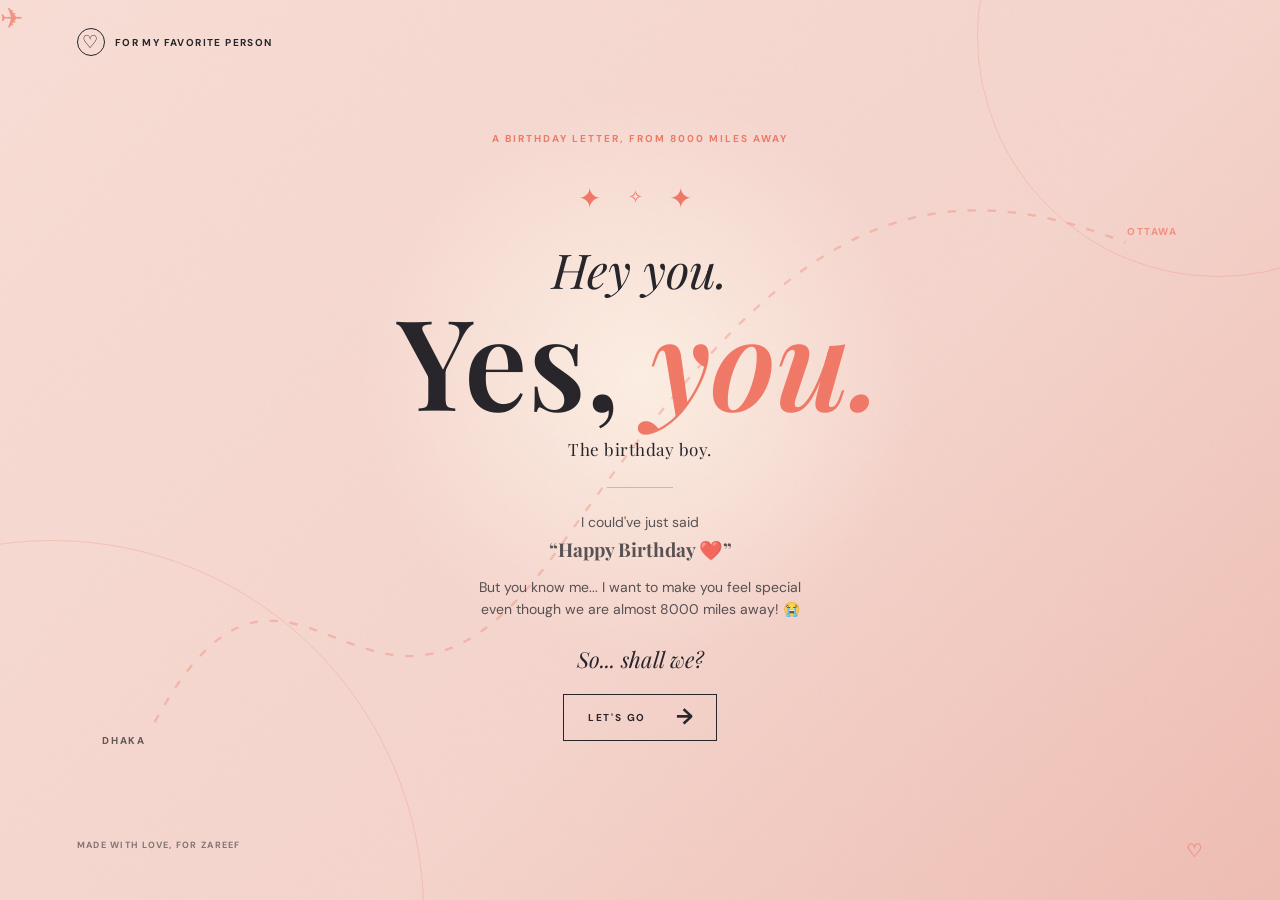
<file: index.html>
<!doctype html>
<html lang="en">
<head>
  
<!-- Google Analytics -->
<script async src="https://www.googletagmanager.com/gtag/js?id=G-W17NPR4DKF"></script>
<script>
  window.dataLayer = window.dataLayer || [];
  function gtag(){dataLayer.push(arguments);}
  gtag('js', new Date());
  gtag('config', 'G-W17NPR4DKF');
</script>

  <meta charset="UTF-8" />
  <meta name="viewport" content="width=device-width, initial-scale=1.0" />
  <meta name="theme-color" content="#fff7f1" />
  <title>For Zareef Abtahee | Make a Wish</title>
  <link rel="preconnect" href="https://fonts.googleapis.com" />
  <link rel="preconnect" href="https://fonts.gstatic.com" crossorigin />
  <link href="https://fonts.googleapis.com/css2?family=DM+Sans:wght@400;500;600;700&family=Playfair+Display:ital,wght@0,600;0,700;1,600;1,700&display=swap" rel="stylesheet" />
  <link rel="stylesheet" href="styles.css" />
</head>
<body class="welcome-page">
  <div class="page-noise" aria-hidden="true"></div>
  <main class="welcome-shell">
    <div class="full-flight-path" aria-label="A flight from Dhaka to Ottawa">
      <svg viewBox="0 0 1000 760" role="img" aria-hidden="true">
        <path class="flight-curve" d="M90 610 C210 390 270 690 430 465 S700 120 910 205" />
      </svg>
      <span class="flight-plane">✈</span>
      <span class="flight-city flight-dhaka">Dhaka</span>
      <span class="flight-city flight-ottawa">Ottawa</span>
    </div>
    <nav class="topbar" aria-label="Main navigation">
      <a class="brand" href="index.html" aria-label="Birthday surprise home"><span class="brand-mark">♡</span><span>for my favorite person</span></a>
    </nav>
    <section class="welcome-content" aria-labelledby="welcome-title">
      <p class="welcome-eyebrow">A birthday letter, from 8000 miles away</p>
      <div class="welcome-stars" aria-hidden="true">✦ <span>✧</span> ✦</div>
      <p class="welcome-greeting">Hey you.</p>
      <h1 id="welcome-title">Yes, <em>you.</em></h1>
      <p class="welcome-subtitle">The birthday boy.</p>
      <div class="welcome-rule"></div>
      <p class="welcome-copy">I could've just said<br /><strong>“Happy Birthday ❤️”</strong></p>
      <p class="welcome-copy">But you know me... I want to make you feel special<br class="desktop-break" /> even though we are almost 8000 miles away! <span aria-hidden="true">😭</span></p>
      <p class="welcome-question"><em>So... shall we?</em></p>
      <a class="lets-go" href="birthday.html">LET'S GO <span>→</span></a>
    </section>
    <p class="welcome-footer">Made with love, for Zareef <span>♡</span></p>
  </main>
</body>
</html>
</file>
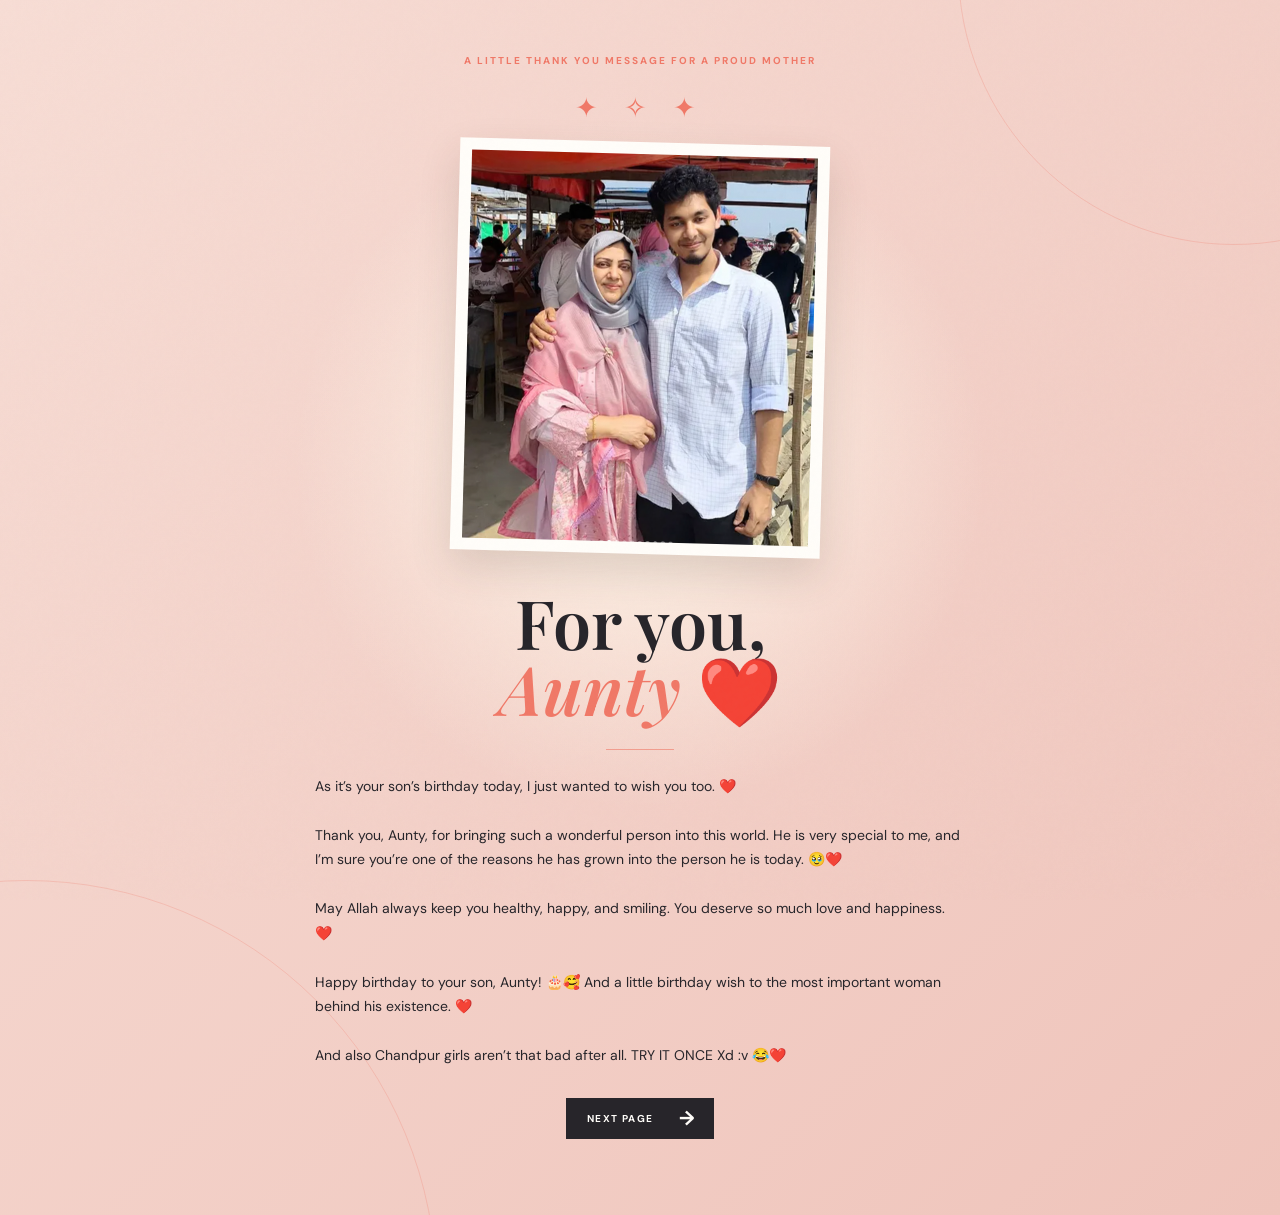
<file: aunty-message.html>
<!doctype html>
<html lang="en">
<head>
  <meta charset="UTF-8" />
  <meta name="viewport" content="width=device-width, initial-scale=1.0" />
  <meta name="theme-color" content="#f7ddd5" />
  <title>A Little Message For Aunty | Zareef</title>
  <link rel="preconnect" href="https://fonts.googleapis.com" />
  <link rel="preconnect" href="https://fonts.gstatic.com" crossorigin />
  <link href="https://fonts.googleapis.com/css2?family=DM+Sans:wght@400;500;700&family=Playfair+Display:ital,wght@0,600;0,700;1,600;1,700&display=swap" rel="stylesheet" />
  <link rel="stylesheet" href="styles.css" />
</head>
<body class="aunty-page">
  <div class="page-noise" aria-hidden="true"></div>
  <main class="aunty-shell">
    <section class="aunty-content" aria-labelledby="aunty-title">
      <p class="aunty-eyebrow">A little THANK YOU message for a proud mother</p>
      <div class="aunty-stars" aria-hidden="true">✦ ✧ ✦</div>
      <div class="aunty-frame">
        <img src="Sharika_photo.png" alt="Sharika smiling" />
      </div>
      <h1 id="aunty-title">For you,<br /><em>Aunty</em> ❤️</h1>
      <div class="aunty-rule"></div>
      <p class="aunty-copy">As it’s your son’s birthday today, I just wanted to wish you too. ❤️

Thank you, Aunty, for bringing such a wonderful person into this world. He is very special to me, and I’m sure you’re one of the reasons he has grown into the person he is today. 🥹❤️

May Allah always keep you healthy, happy, and smiling. You deserve so much love and happiness. ❤️

Happy birthday to your son, Aunty! 🎂🥰 And a little birthday wish to the most important woman behind his existence. ❤️

And also Chandpur girls aren’t that bad after all. TRY IT ONCE Xd :v 😂❤️</p>
      <a class="more-button aunty-next" href="proposal.html">NEXT PAGE <span>→</span></a>
    </section>
  </main>
</body>
</html>
</file>
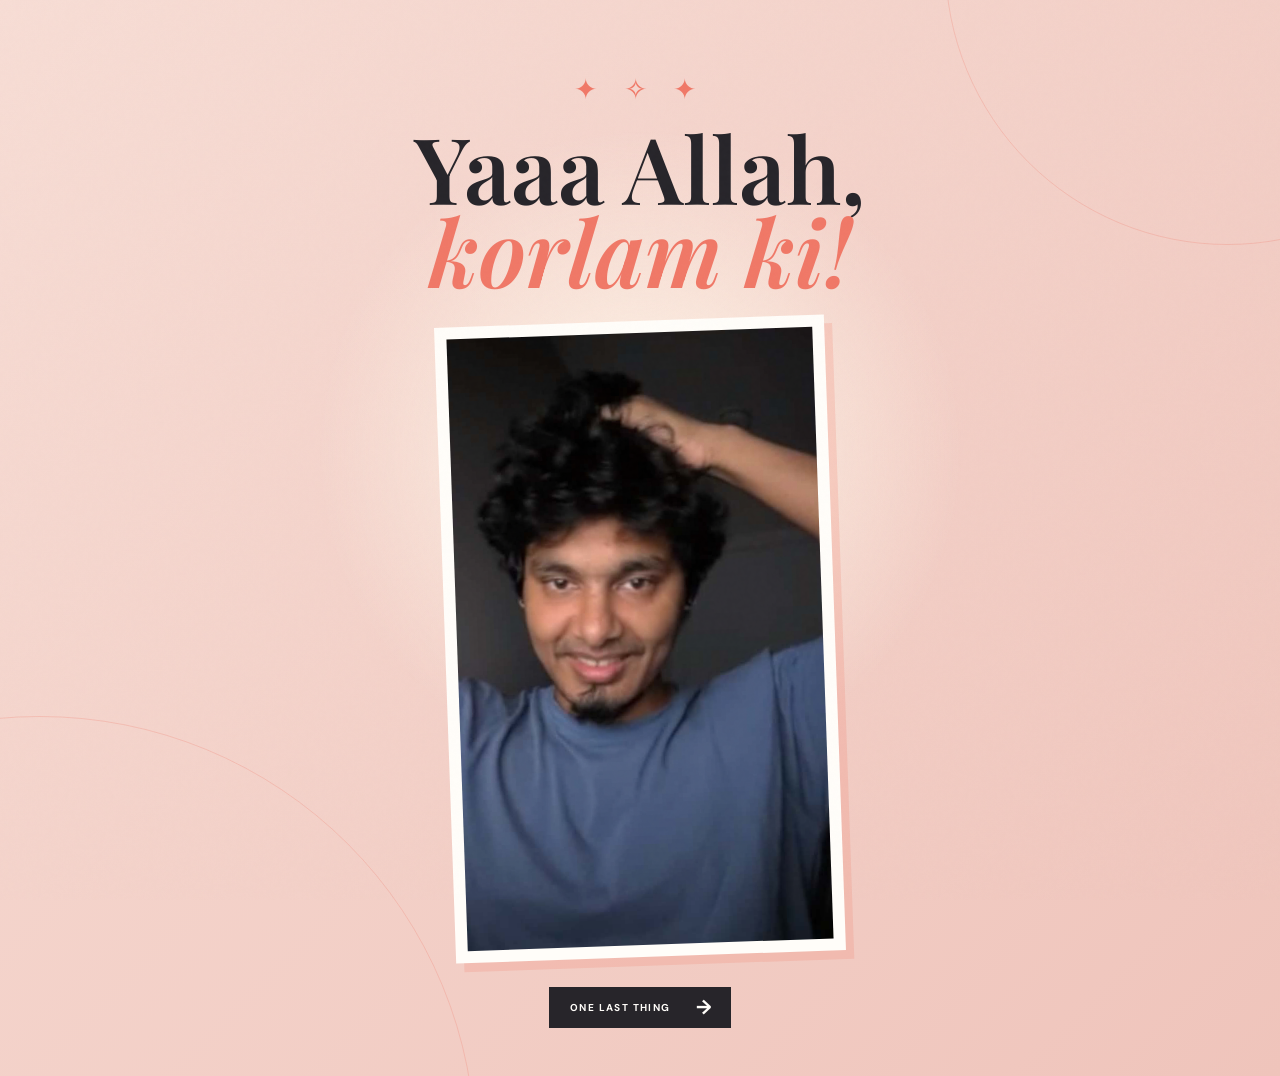
<file: ayhay.html>
<!doctype html>
<html lang="en">
<head>
  <meta charset="UTF-8" />
  <meta name="viewport" content="width=device-width, initial-scale=1.0" />
  <meta name="theme-color" content="#f7ddd5" />
  <title>Yaaa Allah | Zareef</title>
  <link rel="preconnect" href="https://fonts.googleapis.com" />
  <link rel="preconnect" href="https://fonts.gstatic.com" crossorigin />
  <link href="https://fonts.googleapis.com/css2?family=DM+Sans:wght@400;500;700&family=Playfair+Display:ital,wght@0,600;0,700;1,600;1,700&display=swap" rel="stylesheet" />
  <link rel="stylesheet" href="styles.css" />
</head>
<body class="ayhay-page">
  <div class="page-noise" aria-hidden="true"></div>
  <main class="ayhay-shell">
    <section class="ayhay-content" aria-labelledby="ayhay-title">
      <div class="ayhay-stars" aria-hidden="true">✦ ✧ ✦</div>
      <h1 id="ayhay-title">Yaaa Allah,<br /><em>korlam ki!</em></h1>
      <div class="ayhay-frame">
        <img src="ayhay.png" alt="A playful surprised reaction" />
      </div>
      <a class="more-button ayhay-next" href="final.html">ONE LAST THING <span>→</span></a>
    </section>
  </main>
</body>
</html>
</file>
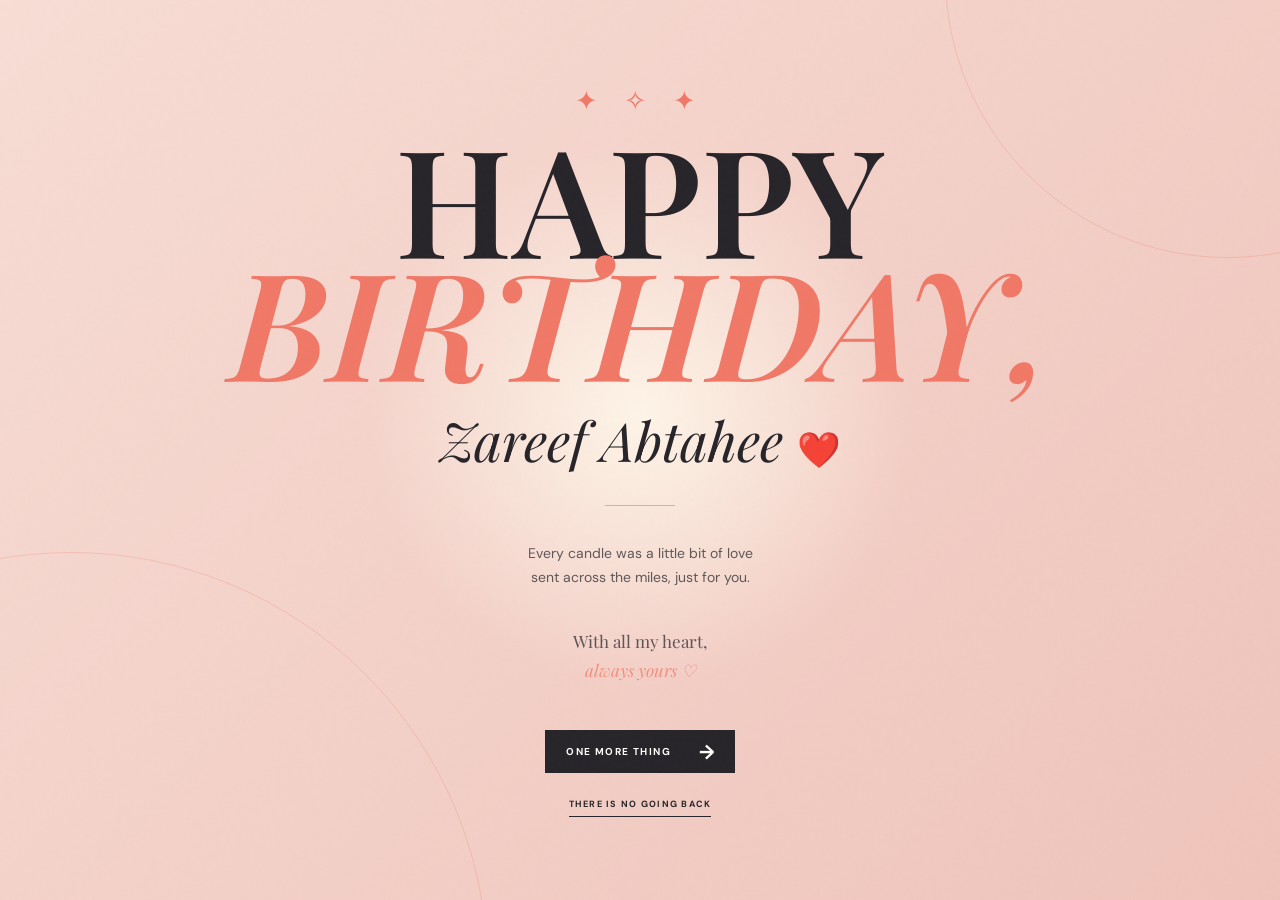
<file: birthday-message.html>
<!doctype html>
<html lang="en">
<head>
  <meta charset="UTF-8" />
  <meta name="viewport" content="width=device-width, initial-scale=1.0" />
  <meta name="theme-color" content="#f5d9d1" />
  <title>Happy Birthday, Zareef Abtahee ❤️</title>
  <link rel="preconnect" href="https://fonts.googleapis.com" />
  <link rel="preconnect" href="https://fonts.gstatic.com" crossorigin />
  <link href="https://fonts.googleapis.com/css2?family=DM+Sans:wght@400;500;700&family=Playfair+Display:ital,wght@0,600;0,700;1,600;1,700&display=swap" rel="stylesheet" />
  <link rel="stylesheet" href="styles.css" />
</head>
<body class="birthday-message-page">
  <div class="page-noise" aria-hidden="true"></div>
  <main class="birthday-message-shell">
    <div class="message-confetti" aria-hidden="true"><i></i><i></i><i></i><i></i><i></i><i></i><i></i><i></i><i></i><i></i><i></i><i></i></div>
    <div class="message-stars" aria-hidden="true">✦ ✧ ✦</div>
    <h1>HAPPY<br /><em>BIRTHDAY,</em></h1>
    <p class="message-name">Zareef Abtahee <span>❤️</span></p>
    <div class="message-rule"></div>
    <p class="message-copy">Every candle was a little bit of love<br class="desktop-break" /> sent across the miles, just for you.</p>
    <p class="message-signoff">With all my heart,<br /><em>always yours ♡</em></p>
    <a class="message-ready-button" href="funny.html">ONE MORE THING <span>→</span></a>
    <p class="message-back">there is no going back</p>
  </main>
</body>
</html>
</file>
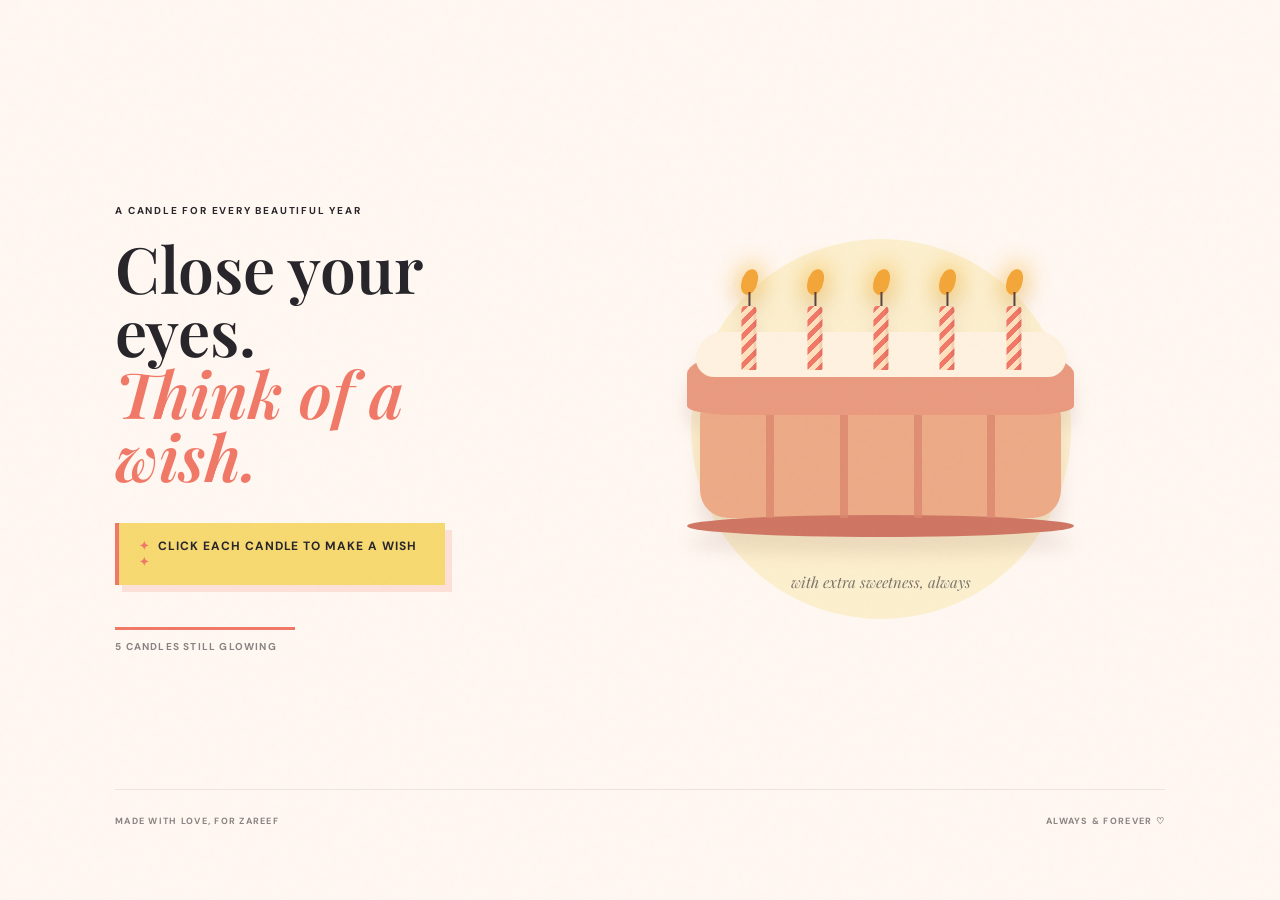
<file: birthday.html>
<!doctype html>
<html lang="en">
<head>
  <meta charset="UTF-8" />
  <meta name="viewport" content="width=device-width, initial-scale=1.0" />
  <meta name="theme-color" content="#fff7f1" />
  <title>For Zareef Abtahee | Make a Wish</title>
  <link rel="preconnect" href="https://fonts.googleapis.com" />
  <link rel="preconnect" href="https://fonts.gstatic.com" crossorigin />
  <link href="https://fonts.googleapis.com/css2?family=DM+Sans:wght@400;500;600;700&family=Playfair+Display:ital,wght@0,600;0,700;1,600;1,700&display=swap" rel="stylesheet" />
  <link rel="stylesheet" href="styles.css" />
</head>
<body>
  <div class="page-noise" aria-hidden="true"></div>
  <main>
    <section class="wish-section" id="wish" aria-labelledby="wish-title">
      <div class="wish-layout">
        <div class="section-intro">
          <p class="small-label">A candle for every beautiful year</p>
          <h2 id="wish-title">Close your eyes.<br /><em>Think of a wish.</em></h2>
          <p class="instruction candle-instruction-highlight" id="candle-instruction"><span class="instruction-icon">✦</span> CLICK EACH CANDLE TO MAKE A WISH <span class="instruction-icon">✦</span></p>
          <div class="wish-progress" aria-label="Candles remaining"><span id="progress-fill"></span></div>
          <p class="progress-text"><span id="candles-left">5</span> candles still glowing</p>
        </div>
        <div class="cake-stage" id="cake-stage">
          <div class="cake-glow"></div>
          <div class="cake" aria-label="Birthday cake with five lit candles">
            <div class="candles" id="candles">
              <button class="candle" aria-label="Blow out candle 1"><span class="flame"></span><span class="wick"></span><span class="candle-body"></span></button>
              <button class="candle" aria-label="Blow out candle 2"><span class="flame"></span><span class="wick"></span><span class="candle-body"></span></button>
              <button class="candle" aria-label="Blow out candle 3"><span class="flame"></span><span class="wick"></span><span class="candle-body"></span></button>
              <button class="candle" aria-label="Blow out candle 4"><span class="flame"></span><span class="wick"></span><span class="candle-body"></span></button>
              <button class="candle" aria-label="Blow out candle 5"><span class="flame"></span><span class="wick"></span><span class="candle-body"></span></button>
            </div>
            <div class="frosting frosting-top"></div><div class="cake-top"></div>
            <div class="cake-body"><span></span><span></span><span></span><span></span></div><div class="cake-base"></div>
          </div>
          <p class="cake-note">with extra sweetness, always</p>
        </div>
      </div>
    </section>

    <footer class="footer"><span>Made with love, for Zareef</span><span>always & forever ♡</span></footer>
  </main>
  <div class="confetti-container" id="confetti-container" aria-hidden="true"></div>
  <script src="script.js"></script>
</body>
</html>
</file>
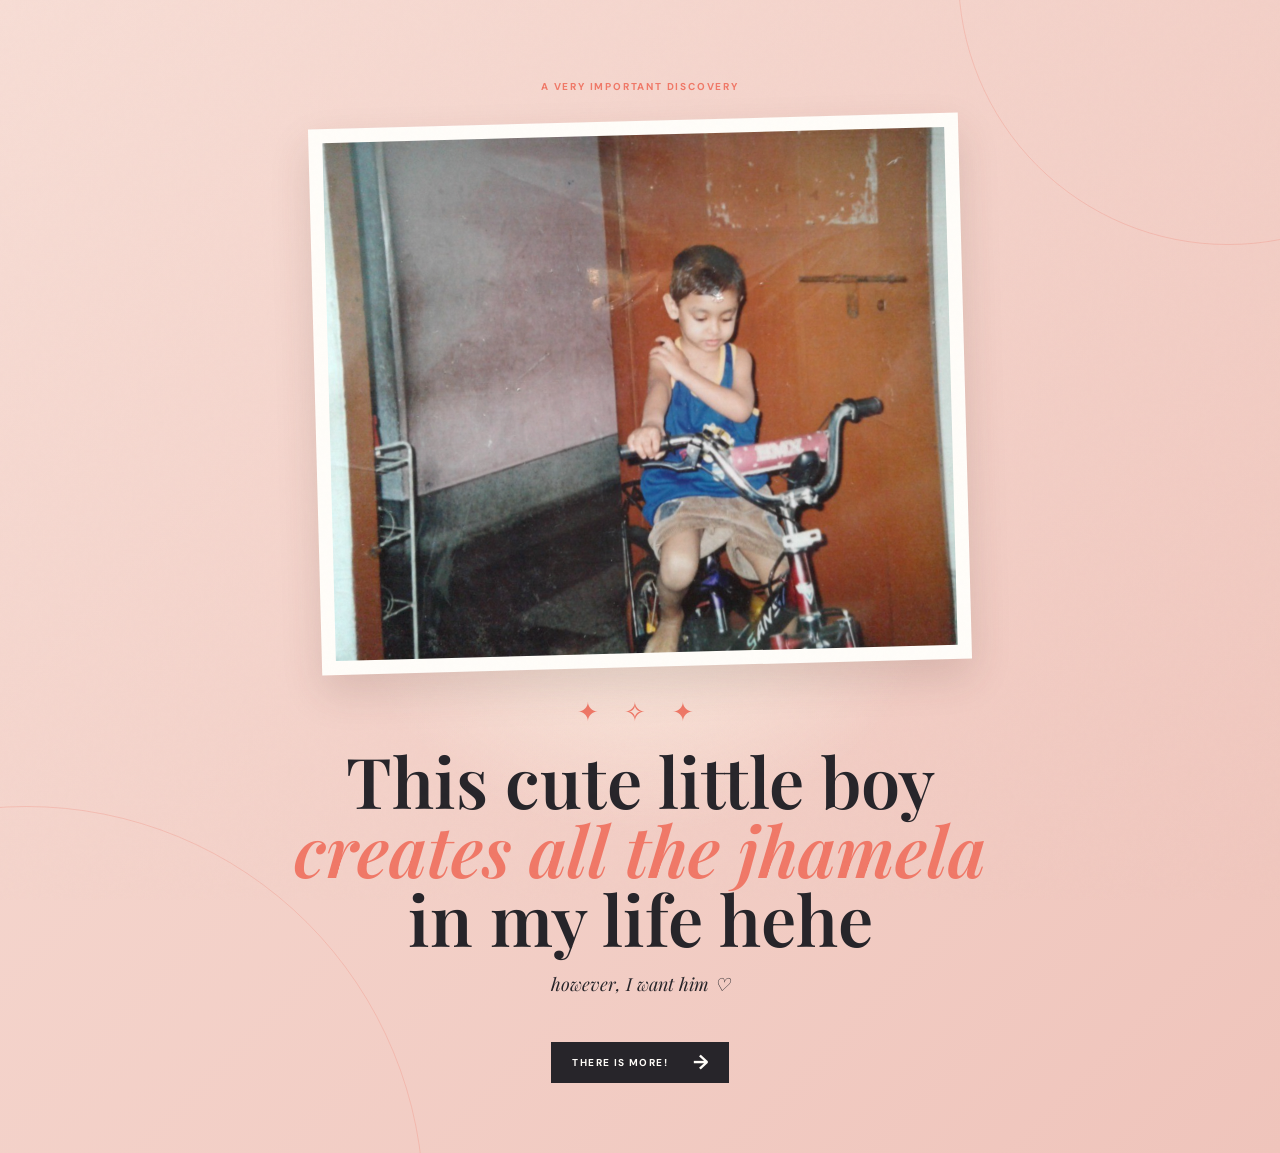
<file: childhood.html>
<!doctype html>
<html lang="en">
<head>
  <meta charset="UTF-8" />
  <meta name="viewport" content="width=device-width, initial-scale=1.0" />
  <meta name="theme-color" content="#f7ddd5" />
  <title>That Cute Little Boy | Zareef</title>
  <link rel="preconnect" href="https://fonts.googleapis.com" />
  <link rel="preconnect" href="https://fonts.gstatic.com" crossorigin />
  <link href="https://fonts.googleapis.com/css2?family=DM+Sans:wght@400;500;700&family=Playfair+Display:ital,wght@0,600;0,700;1,600;1,700&display=swap" rel="stylesheet" />
  <link rel="stylesheet" href="styles.css" />
</head>
<body class="childhood-page">
  <div class="page-noise" aria-hidden="true"></div>
  <main class="childhood-shell">
    <section class="childhood-content">
      <p class="childhood-eyebrow">A very important discovery</p>
      <div class="childhood-frame">
        <img src="zareef-childhood.jpg" alt="Zareef as a little boy on his bicycle" />
      </div>
      <div class="childhood-stars" aria-hidden="true">✦ ✧ ✦</div>
      <h1>This cute little boy<br /><em>creates all the jhamela</em><br />in my life hehe</h1>
      <p class="childhood-heart">however, I want him ♡</p>
      <a class="more-button" href="aunty-message.html">THERE IS MORE! <span>→</span></a>
    </section>
  </main>
</body>
</html>
</file>
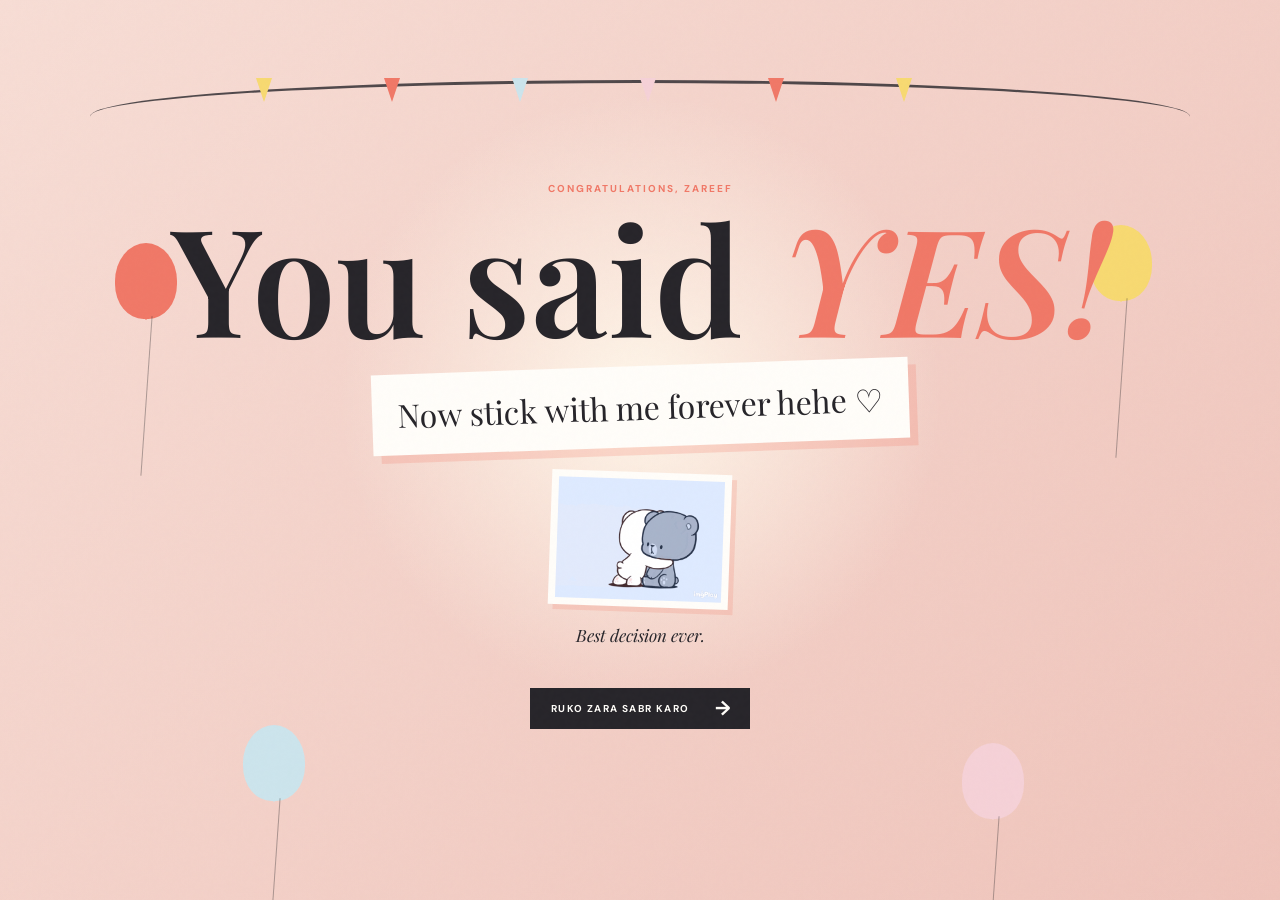
<file: congratulations.html>
<!doctype html>
<html lang="en">
<head>
  <meta charset="UTF-8" />
  <meta name="viewport" content="width=device-width, initial-scale=1.0" />
  <meta name="theme-color" content="#f7ddd5" />
  <title>Congratulations, Zareef ❤️</title>
  <link rel="preconnect" href="https://fonts.googleapis.com" />
  <link rel="preconnect" href="https://fonts.gstatic.com" crossorigin />
  <link href="https://fonts.googleapis.com/css2?family=DM+Sans:wght@400;500;700&family=Playfair+Display:ital,wght@0,600;0,700;1,600;1,700&display=swap" rel="stylesheet" />
  <link rel="stylesheet" href="styles.css" />
</head>
<body class="celebration-page">
  <div class="page-noise" aria-hidden="true"></div>
  <main class="celebration-shell">
    <span class="festoon festoon-one"></span><span class="festoon festoon-two"></span><span class="festoon festoon-three"></span><span class="festoon festoon-four"></span><span class="festoon festoon-five"></span><span class="festoon festoon-six"></span>
    <span class="balloon balloon-one"></span><span class="balloon balloon-two"></span><span class="balloon balloon-three"></span><span class="balloon balloon-four"></span>
    <section class="celebration-content">
      <p class="celebration-eyebrow">Congratulations, Zareef</p>
      <h1>You said <em>YES!</em></h1>
      <p class="celebration-message">Now stick with me forever hehe ♡</p>
      <div class="bubu-gif-frame"><img src="bubu-dudu-bubu-dudu-love.gif" alt="Bubu and Dudu celebrating together" /></div>
      <p class="celebration-note">Best decision ever.</p>
      <a class="more-button celebration-next" href="ayhay.html">RUKO ZARA SABR KARO <span>→</span></a>
    </section>
  </main>
</body>
</html>
</file>
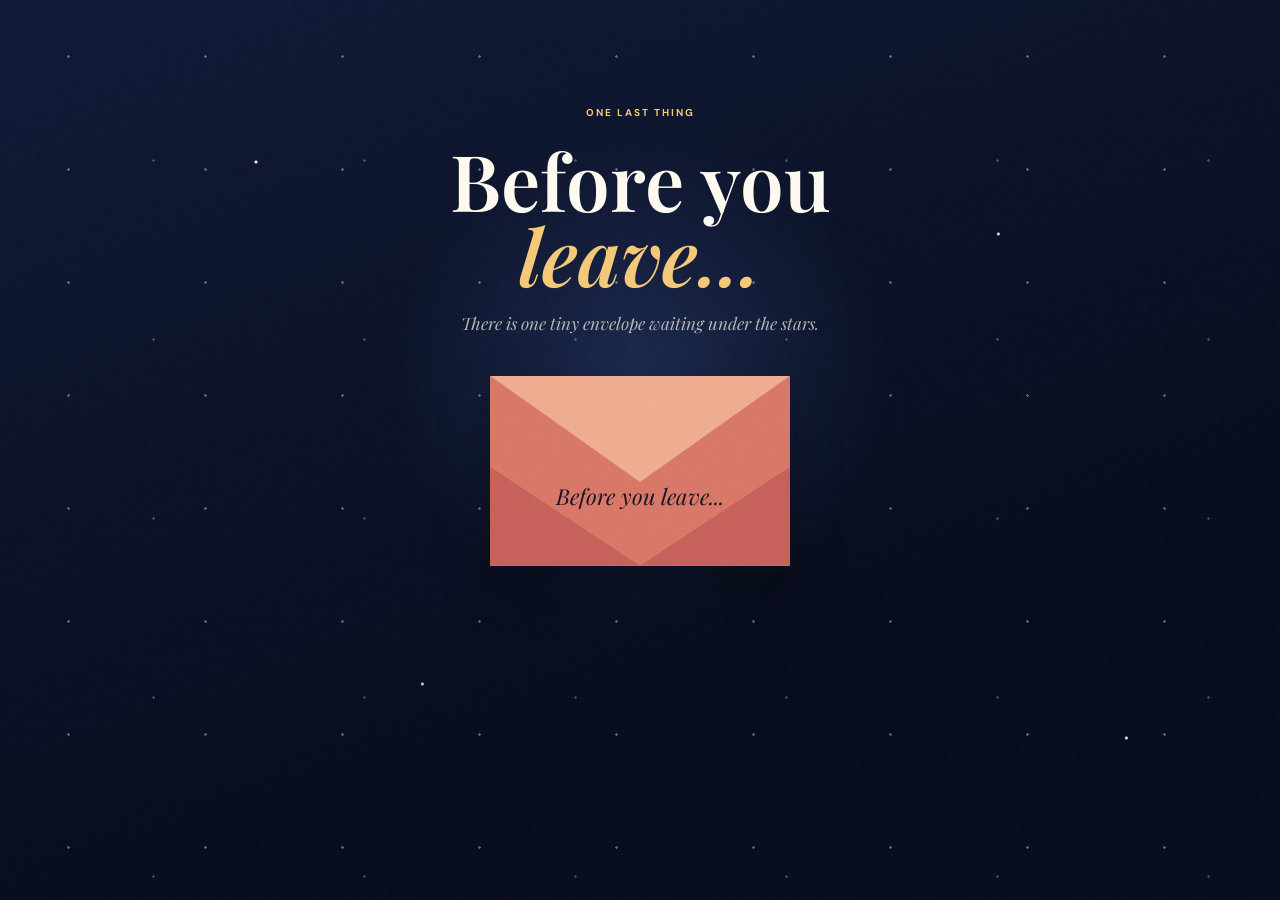
<file: final.html>
<!doctype html>
<html lang="en">
<head>
  <meta charset="UTF-8" />
  <meta name="viewport" content="width=device-width, initial-scale=1.0" />
  <meta name="theme-color" content="#080d1d" />
  <title>One Last Thing | Zareef</title>
  <link rel="preconnect" href="https://fonts.googleapis.com" />
  <link rel="preconnect" href="https://fonts.gstatic.com" crossorigin />
  <link href="https://fonts.googleapis.com/css2?family=DM+Sans:wght@400;500;700&family=Playfair+Display:ital,wght@0,600;0,700;1,600;1,700&display=swap" rel="stylesheet" />
  <link rel="stylesheet" href="styles.css" />
</head>
<body class="final-page">
  <div class="page-noise" aria-hidden="true"></div>
  <main class="final-shell">
    <section class="final-content" aria-labelledby="final-title">
      <p class="final-eyebrow">One last thing</p>
      <h1 id="final-title">Before you <em>leave...</em></h1>
      <p class="final-subtitle">There is one tiny envelope waiting under the stars.</p>
      <button class="final-envelope-button" id="final-envelope" type="button" aria-expanded="false" aria-controls="final-message">
        <span class="final-envelope-label">Before you leave...</span>
      </button>
      <p class="final-message" id="final-message" aria-live="polite">
        I couldn't be there in Canada to celebrate with you, so I tried to bring a tiny smile to your cute face instead.
        <strong>🎂 Happy Birthday, Zareef. ❤️</strong>
      </p>
    </section>
  </main>
  <script src="final.js"></script>
</body>
</html>
</file>
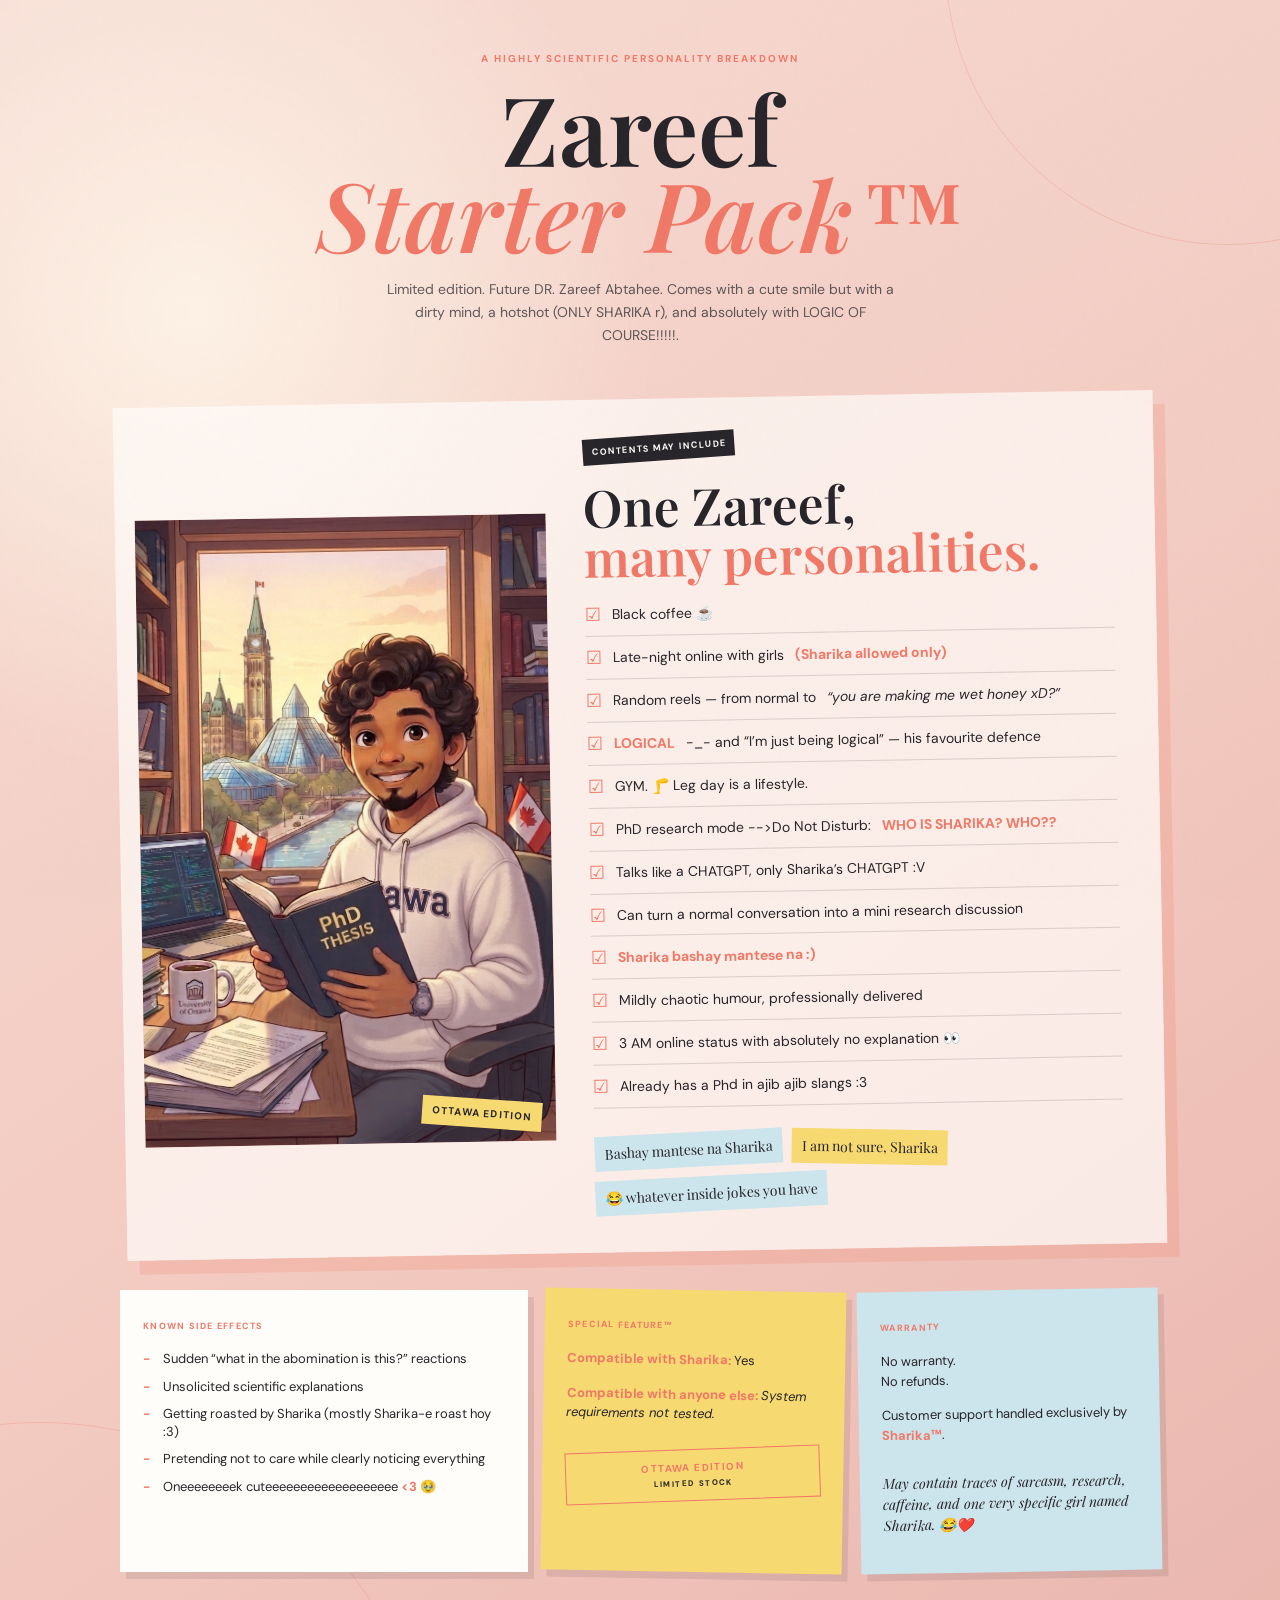
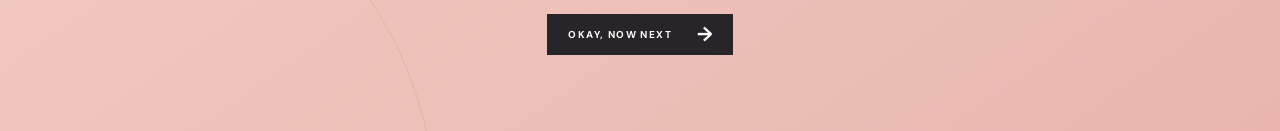
<file: funny.html>
<!doctype html>
<html lang="en">
<head>
  <meta charset="UTF-8" />
  <meta name="viewport" content="width=device-width, initial-scale=1.0" />
  <meta name="theme-color" content="#f7ddd5" />
  <title>Zareef Starter Pack | Birthday</title>
  <link rel="preconnect" href="https://fonts.googleapis.com" />
  <link rel="preconnect" href="https://fonts.gstatic.com" crossorigin />
  <link href="https://fonts.googleapis.com/css2?family=DM+Sans:wght@400;500;700&family=Playfair+Display:ital,wght@0,600;0,700;1,600;1,700&display=swap" rel="stylesheet" />
  <link rel="stylesheet" href="styles.css" />
</head>
<body class="funny-page">
  <div class="page-noise" aria-hidden="true"></div>
  <main class="funny-shell">
    <section class="funny-content" aria-labelledby="starter-title">
      <p class="funny-kicker">A highly scientific personality breakdown</p>
      <h1 class="funny-title" id="starter-title">Zareef<br /><em>Starter Pack™</em></h1>
      <p class="funny-intro">Limited edition. Future DR. Zareef Abtahee. Comes with a cute smile but with a  dirty mind, a hotshot (ONLY SHARIKA r), and absolutely with LOGIC OF COURSE!!!!!.</p>
      <article class="starter-pack">
        <div class="starter-avatar">
          <img src="gemini.jpg" alt="Illustrated portrait of Zareef studying in Ottawa" />
          <span class="avatar-sticker">Ottawa edition</span>
        </div>
        <div class="starter-copy">
          <span class="starter-label">Contents may include</span>
          <h2>One Zareef,<br /><span>many personalities.</span></h2>
          <ul class="starter-list">
            <li>Black coffee ☕</li>
            <li>Late-night online with girls <strong>(Sharika allowed only)</strong></li>
            <li>Random reels — from normal to <em>“you are making me wet honey xD?”</em></li>
            <li><strong>LOGICAL</strong> -_- and “I’m just being logical” — his favourite defence</li>
            <li>GYM. 🦵 Leg day is a lifestyle.</li>
            <li>PhD research mode -->Do Not Disturb: <strong>WHO IS SHARIKA? WHO??</strong></li>
            <li>Talks like a CHATGPT, only Sharika’s CHATGPT :V</li>
            <li>Can turn a normal conversation into a mini research discussion</li>
            <li><strong>Sharika bashay mantese na :)</strong></li>
            <li>Mildly chaotic humour, professionally delivered</li>
            <li>3 AM online status with absolutely no explanation 👀</li>
            <li> Already has a Phd in ajib ajib slangs :3 </li>
          </ul>
          <div class="inside-jokes" aria-label="Inside jokes">
            <span>Bashay mantese na Sharika</span>
            <span>I am not sure, Sharika</span>
            <span>😂 whatever inside jokes you have</span>
          </div>
        </div>
      </article>
      <section class="funny-details" aria-label="Starter pack details">
        <div class="funny-detail detail-side-effects">
          <span class="detail-label">Known side effects</span>
          <ul>
            <li>Sudden “what in the abomination is this?” reactions</li>
            <li>Unsolicited scientific explanations</li>
            <li>Getting roasted by Sharika (mostly Sharika-e roast hoy :3)</li>
            <li>Pretending not to care while clearly noticing everything</li>
            <li>Oneeeeeeeek cuteeeeeeeeeeeeeeeeeee <strong>&lt;3 🥹</strong></li>
          </ul>
        </div>
        <div class="funny-detail detail-feature">
          <span class="detail-label">Special Feature™</span>
          <p><strong>Compatible with Sharika:</strong> Yes</p>
          <p><strong>Compatible with anyone else:</strong> <em>System requirements not tested.</em></p>
          <p class="detail-stamp">Ottawa Edition<br /><small>LIMITED STOCK</small></p>
        </div>
        <div class="funny-detail detail-warranty">
          <span class="detail-label">Warranty</span>
          <p>No warranty.<br />No refunds.</p>
          <p>Customer support handled exclusively by <strong>Sharika™</strong>.</p>
          <p class="detail-fine-print">May contain traces of sarcasm, research, caffeine, and one very specific girl named Sharika. 😂❤️</p>
        </div>
      </section>
      <a class="more-button funny-next" href="letters.html">OKAY, NOW NEXT <span>→</span></a>
    </section>
  </main>
</body>
</html>
</file>
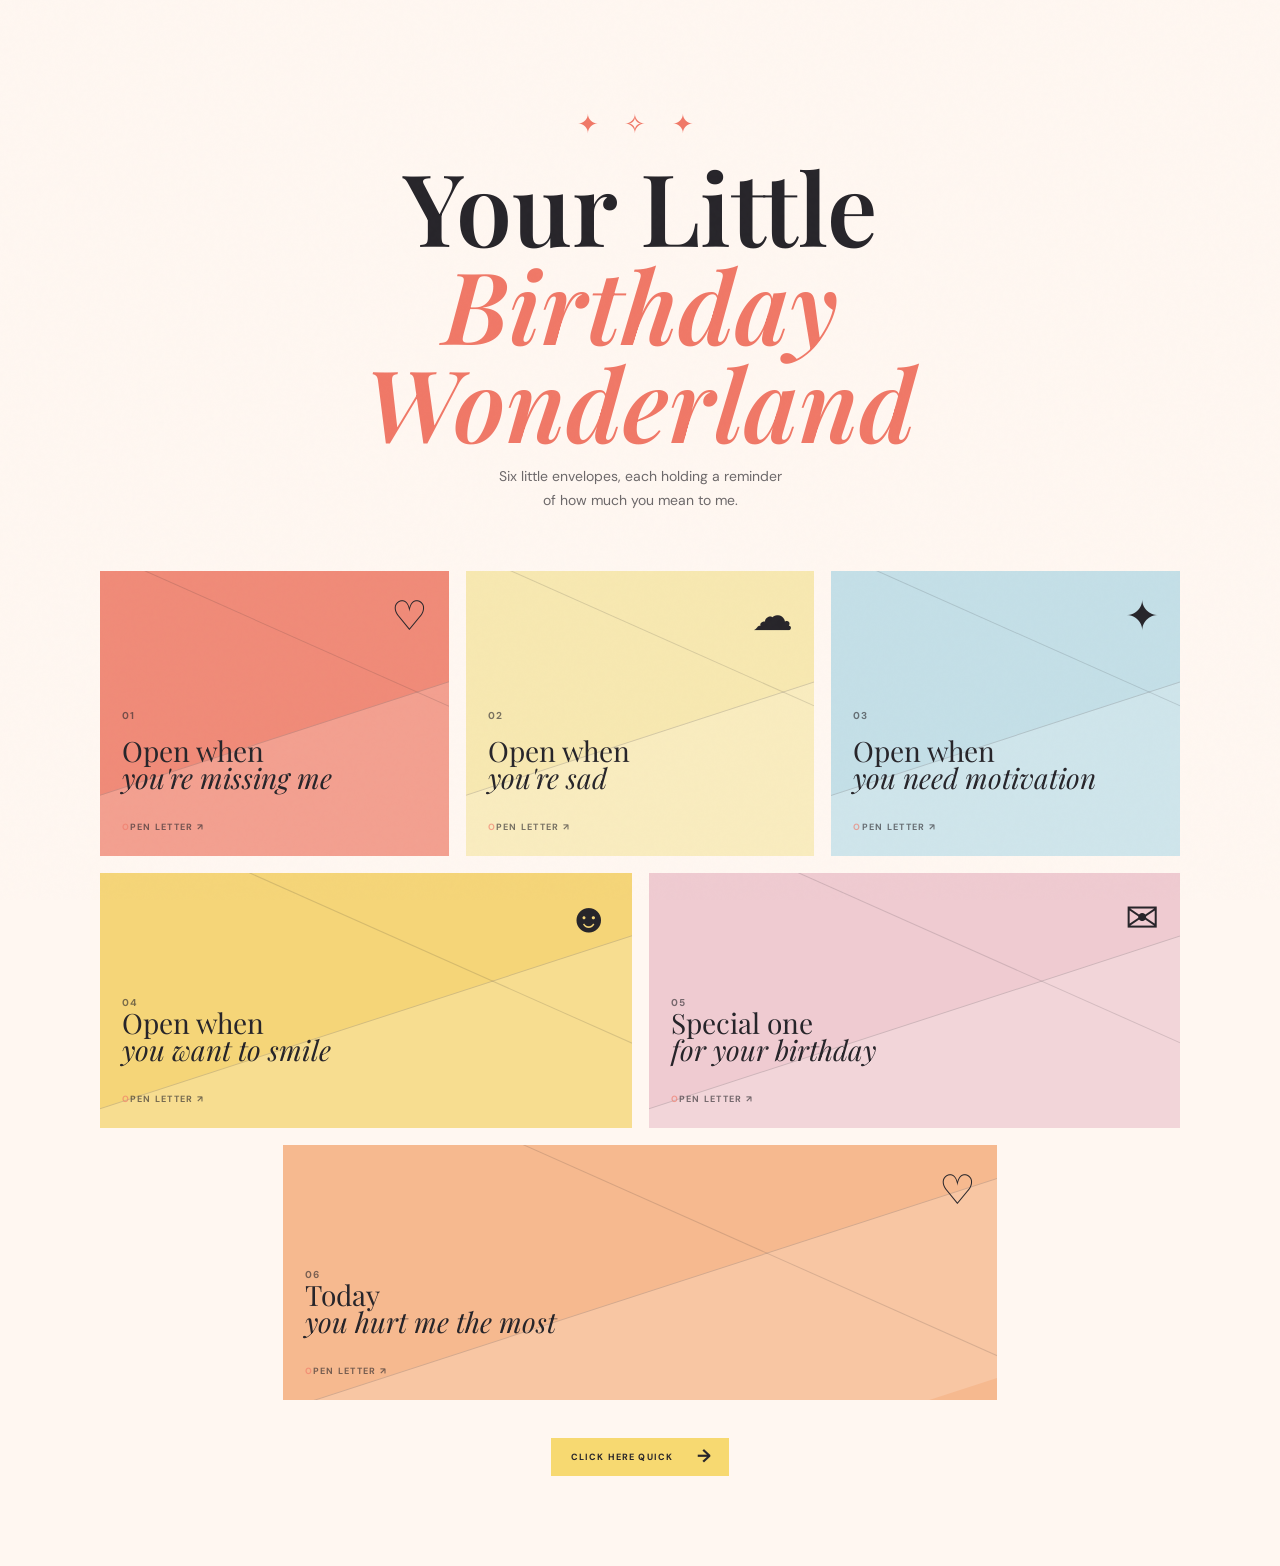
<file: letters.html>
<!doctype html>
<html lang="en">
<head>
  <meta charset="UTF-8" />
  <meta name="viewport" content="width=device-width, initial-scale=1.0" />
  <meta name="theme-color" content="#fff7f1" />
  <title>Letters For You | Zareef</title>
  <link rel="preconnect" href="https://fonts.googleapis.com" />
  <link rel="preconnect" href="https://fonts.gstatic.com" crossorigin />
  <link href="https://fonts.googleapis.com/css2?family=DM+Sans:wght@400;500;600;700&family=Playfair+Display:ital,wght@0,600;0,700;1,600;1,700&display=swap" rel="stylesheet" />
  <link rel="stylesheet" href="styles.css?v=20261023" />
</head>
<body class="letters-page">
  <div class="page-noise" aria-hidden="true"></div>
  <main class="letters-shell">
    <header class="letters-header">
      <div class="letters-sparkles" aria-hidden="true">✦ ✧ ✦</div>
      <h1>Your Little<br /><em>Birthday Wonderland</em></h1>
      <p>Six little envelopes, each holding a reminder<br class="desktop-break" /> of how much you mean to me.</p>
    </header>
    <section class="envelope-grid" aria-label="Open when letters">
      <button class="envelope-card envelope-coral" data-letter="missing"><span class="envelope-number">01</span><span class="envelope-flap">♡</span><span class="envelope-label">Open when<br /><em>you're missing me</em></span><span class="envelope-action">open letter ↗</span></button>
      <button class="envelope-card envelope-cream" data-letter="sad"><span class="envelope-number">02</span><span class="envelope-flap">☁</span><span class="envelope-label">Open when<br /><em>you're sad</em></span><span class="envelope-action">open letter ↗</span></button>
      <button class="envelope-card envelope-blue" data-letter="motivation"><span class="envelope-number">03</span><span class="envelope-flap">✦</span><span class="envelope-label">Open when<br /><em>you need motivation</em></span><span class="envelope-action">open letter ↗</span></button>
      <button class="envelope-card envelope-yellow" data-letter="smile"><span class="envelope-number">04</span><span class="envelope-flap">☻</span><span class="envelope-label">Open when<br /><em>you want to smile</em></span><span class="envelope-action">open letter ↗</span></button>
      <button class="envelope-card envelope-pink" data-letter="birthday"><span class="envelope-number">05</span><span class="envelope-flap">✉</span><span class="envelope-label">Special one<br /><em>for your birthday</em></span><span class="envelope-action">open letter ↗</span></button>
      <button class="envelope-card envelope-orange" data-letter="hurt"><span class="envelope-number">06</span><span class="envelope-flap">♡</span><span class="envelope-label">Today<br /><em>you hurt me the most</em></span><span class="envelope-action">open letter ↗</span></button>
    </section>
    <a class="letters-photo-button" href="childhood.html">CLICK HERE QUICK <span>→</span></a>
  </main>
  <div class="letter-modal" id="letter-modal" aria-hidden="true" role="dialog" aria-modal="true" aria-labelledby="modal-title">
    <div class="modal-backdrop" data-close-modal></div>
    <article class="open-letter"><button class="close-modal" data-close-modal aria-label="Close letter">×</button><span class="modal-postmark">A LITTLE NOTE FOR YOU · 2026</span><p class="modal-label" id="modal-label">open when...</p><h2 id="modal-title">For when you're missing me</h2><div class="letter-rule"></div><p id="modal-message"></p><p class="letter-signoff">Yours,<br /><em>Sharika ♡</em></p><span class="modal-stamp">♡</span></article>
  </div>
  <script src="letters.js?v=20261022"></script>
</body>
</html>
</file>
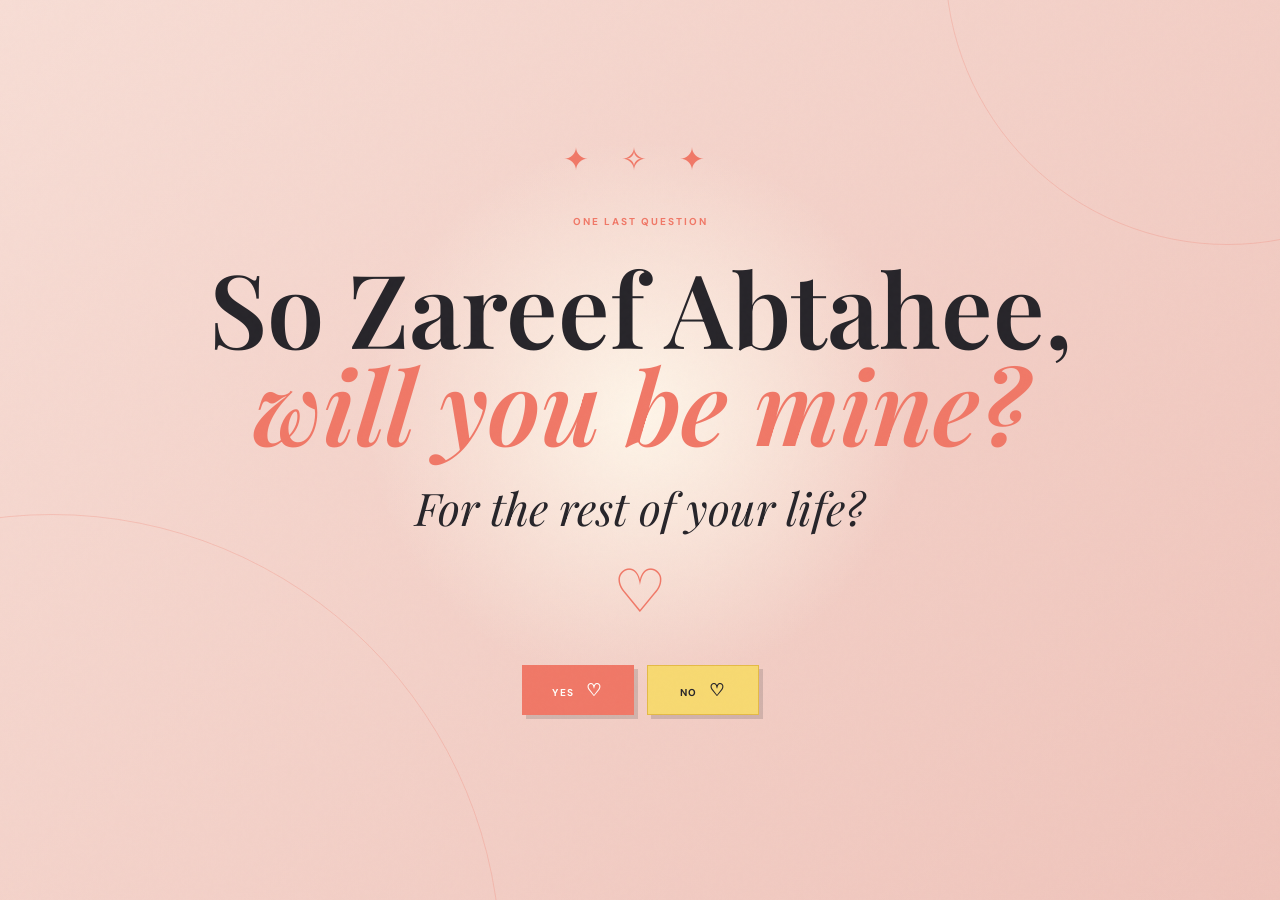
<file: proposal.html>
<!doctype html>
<html lang="en">
<head>
  <meta charset="UTF-8" />
  <meta name="viewport" content="width=device-width, initial-scale=1.0" />
  <meta name="theme-color" content="#f7ddd5" />
  <title>For The Rest Of Our Lives | Zareef</title>
  <link rel="preconnect" href="https://fonts.googleapis.com" />
  <link rel="preconnect" href="https://fonts.gstatic.com" crossorigin />
  <link href="https://fonts.googleapis.com/css2?family=DM+Sans:wght@400;500;700&family=Playfair+Display:ital,wght@0,600;0,700;1,600;1,700&display=swap" rel="stylesheet" />
  <link rel="stylesheet" href="styles.css" />
</head>
<body class="proposal-page">
  <div class="page-noise" aria-hidden="true"></div>
  <main class="proposal-shell">
    <div class="proposal-sparkles" aria-hidden="true">✦ ✧ ✦</div>
    <p class="proposal-eyebrow">One last question</p>
    <h1>So Zareef Abtahee,<br /><em>will you be mine?</em></h1>
    <p class="proposal-question">For the rest of your life?</p>
    <div class="proposal-heart" aria-hidden="true">♡</div>
    <div class="proposal-options" aria-label="Choose your answer">
      <button class="proposal-choice proposal-yes" data-answer="yes">YES <span>♡</span></button>
      <button class="proposal-choice proposal-no" data-answer="no">NO <span>♡</span></button>
    </div>
    <p class="proposal-response" id="proposal-response" aria-live="polite"></p>
  </main>
  <script src="proposal.js"></script>
</body>
</html>
</file>
<file: styles.css>
@import url('https://fonts.googleapis.com/css2?family=DM+Sans:wght@400;500;600;700&family=Playfair+Display:ital,wght@0,600;0,700;1,600;1,700&display=swap');

:root { --ink: #27252a; --coral: #f07867; --cream: #fff7f1; --paper: #fffdf9; --yellow: #f7d971; --blue: #cce4ec; --pink: #f5d1d7; --line: rgba(39,37,42,.16); }
* { box-sizing: border-box; }
html { scroll-behavior: smooth; }
body { margin: 0; color: var(--ink); background: var(--cream); font-family: 'DM Sans', sans-serif; }
button, a { font: inherit; }
button { cursor: pointer; }
.page-noise { position: fixed; inset: 0; pointer-events: none; opacity: .035; z-index: 10; background-image: url("data:image/svg+xml,%3Csvg viewBox='0 0 180 180' xmlns='http://www.w3.org/2000/svg'%3E%3Cfilter id='n'%3E%3CfeTurbulence type='fractalNoise' baseFrequency='.9' numOctaves='3' stitchTiles='stitch'/%3E%3C/filter%3E%3Crect width='100%25' height='100%25' filter='url(%23n)' opacity='.5'/%3E%3C/svg%3E"); }
.welcome-page { min-height: 100vh; background: #f7ddd5; }
.welcome-shell { min-height: 100vh; position: relative; overflow: hidden; padding: 28px 6vw 30px; background: radial-gradient(circle at 50% 42%, rgba(255,248,235,.7), transparent 34%), linear-gradient(135deg, #f7ddd5 0%, #f4d4cc 58%, #eebdb2 100%); }
.welcome-shell::before, .welcome-shell::after { content: ''; position: absolute; border: 1px solid rgba(240,120,103,.25); border-radius: 50%; pointer-events: none; }
.welcome-shell::before { width: 58vw; height: 58vw; max-width: 760px; max-height: 760px; left: -25vw; bottom: -30vw; }
.welcome-shell::after { width: 38vw; height: 38vw; max-width: 480px; max-height: 480px; right: -14vw; top: -16vw; }
.welcome-content { position: relative; z-index: 1; width: min(680px, 100%); margin: 76px auto 0; text-align: center; }
.welcome-eyebrow { text-transform: uppercase; letter-spacing: .2em; font-size: 10px; font-weight: 700; color: var(--coral); }
.full-flight-path { position: absolute; z-index: 0; inset: 0; pointer-events: none; opacity: .72; }.full-flight-path svg { width: 100%; height: 100%; overflow: visible; }.flight-curve { fill: none; stroke: var(--coral); stroke-width: 2; stroke-dasharray: 7 10; opacity: .48; }.flight-plane { position: absolute; left: 0; top: 0; color: var(--coral); font-size: 28px; transform-origin: center; animation: fly-curved-route 9s ease-in-out infinite; }.flight-city { position: absolute; color: var(--ink); text-transform: uppercase; letter-spacing: .16em; font-size: 10px; font-weight: 700; }.flight-dhaka { left: 8%; bottom: 17%; }.flight-ottawa { right: 8%; top: 25%; color: var(--coral); }@keyframes fly-curved-route { 0% { left: 8%; top: 76%; transform: rotate(-34deg); } 20% { left: 20%; top: 51%; transform: rotate(28deg); } 42% { left: 38%; top: 62%; transform: rotate(-25deg); } 64% { left: 55%; top: 40%; transform: rotate(-35deg); } 82% { left: 73%; top: 20%; transform: rotate(18deg); } 100% { left: 88%; top: 24%; transform: rotate(8deg); } }
.welcome-stars { color: var(--coral); font-size: 28px; letter-spacing: .35em; margin: 35px 0 20px; }.welcome-stars span { font-size: 18px; vertical-align: 5px; }
.welcome-greeting { margin: 0; font-family: 'Playfair Display', serif; font-size: clamp(28px, 4.4vw, 48px); font-style: italic; }
.welcome-content h1 { margin: 7px 0 0; font-size: clamp(64px, 10vw, 126px); line-height: .82; }.welcome-content h1 em { color: var(--coral); }
.welcome-subtitle { margin: 27px 0 0; font-family: 'Playfair Display', serif; font-size: 17px; letter-spacing: .03em; }
.welcome-rule { width: 66px; height: 1px; margin: 27px auto 23px; background: var(--coral); opacity: .55; }
.welcome-copy { font-size: 14px; line-height: 1.6; margin: 12px 0; opacity: .76; }.welcome-copy strong { font-family: 'Playfair Display', serif; font-size: 19px; color: var(--ink); }
.welcome-question { margin: 23px 0 20px; font-family: 'Playfair Display', serif; font-size: 22px; }
.lets-go { position: relative; z-index: 3; display: inline-flex; align-items: center; gap: 30px; padding: 16px 21px 16px 24px; color: var(--ink); text-decoration: none; border: 1px solid var(--ink); font-size: 10px; font-weight: 700; letter-spacing: .18em; transition: background .25s, color .25s, transform .25s; }.lets-go span { font-size: 22px; line-height: 10px; }.lets-go:hover, .lets-go:focus-visible { color: var(--paper); background: var(--ink); transform: translateY(-3px); outline: none; }
.welcome-footer { position: absolute; z-index: 1; left: 6vw; right: 6vw; bottom: 28px; display: flex; justify-content: space-between; text-transform: uppercase; letter-spacing: .14em; font-size: 9px; font-weight: 700; opacity: .55; pointer-events: none; }.welcome-footer span { color: var(--coral); font-size: 18px; }
.birthday-message-page { min-height: 100vh; background: #f5d9d1; }
.birthday-message-shell { min-height: 100vh; position: relative; display: grid; place-items: center; align-content: center; overflow: hidden; padding: 60px 7vw; text-align: center; background: radial-gradient(circle at 50% 46%, rgba(255,248,235,.9), transparent 34%), linear-gradient(135deg, #f7ddd5, #efc4bb); }
.birthday-message-shell::before, .birthday-message-shell::after { content: ''; position: absolute; border: 1px solid rgba(240,120,103,.25); border-radius: 50%; pointer-events: none; }.birthday-message-shell::before { width: 65vw; height: 65vw; left: -27vw; bottom: -38vw; }.birthday-message-shell::after { width: 44vw; height: 44vw; right: -18vw; top: -24vw; }
.message-eyebrow { position: relative; z-index: 1; text-transform: uppercase; letter-spacing: .2em; color: var(--coral); font-size: 10px; font-weight: 700; }.message-stars { position: relative; z-index: 1; margin: 0 0 18px; color: var(--coral); font-size: 27px; letter-spacing: .35em; }
.birthday-message-shell h1 { position: relative; z-index: 1; margin: 0; font-size: clamp(65px, 12vw, 150px); line-height: .82; }.birthday-message-shell h1 em { color: var(--coral); }.message-name { position: relative; z-index: 1; margin: 22px 0 0; font-family: 'Playfair Display', serif; font-size: clamp(28px, 4.5vw, 54px); font-style: italic; }.message-name span { font-style: normal; font-size: .65em; }
.message-rule { position: relative; z-index: 1; width: 70px; height: 1px; margin: 29px auto 22px; background: var(--coral); opacity: .6; }.message-copy, .message-signoff { position: relative; z-index: 1; line-height: 1.7; font-size: 14px; opacity: .72; }.message-signoff { margin-top: 24px; font-family: 'Playfair Display', serif; font-size: 17px; }.message-signoff em { color: var(--coral); }.message-letters-button { position: relative; z-index: 1; display: inline-flex; align-items: center; gap: 28px; margin-top: 27px; padding: 15px 18px 15px 21px; color: var(--paper); background: var(--ink); text-decoration: none; text-transform: uppercase; letter-spacing: .14em; font-size: 10px; font-weight: 700; transition: transform .25s, background .25s; }.message-letters-button span { font-size: 20px; line-height: 10px; }.message-letters-button:hover, .message-letters-button:focus-visible { background: var(--coral); transform: translateY(-3px); outline: none; }.message-back { position: relative; z-index: 1; display: block; width: fit-content; margin: 25px auto 0; color: var(--ink); text-decoration: none; text-transform: uppercase; letter-spacing: .14em; font-size: 9px; font-weight: 700; border-bottom: 1px solid currentColor; padding-bottom: 6px; }
.message-ready-button { position: relative; z-index: 1; display: inline-flex; align-items: center; gap: 28px; margin-top: 28px; padding: 15px 18px 15px 21px; color: var(--paper); background: var(--ink); text-decoration: none; text-transform: uppercase; letter-spacing: .14em; font-size: 10px; font-weight: 700; transition: transform .25s, background .25s; }.message-ready-button span { font-size: 20px; line-height: 10px; }.message-ready-button:hover, .message-ready-button:focus-visible { background: var(--coral); transform: translateY(-3px); outline: none; }
.message-photo-button { position: relative; z-index: 1; display: inline-flex; align-items: center; gap: 24px; margin-top: 12px; padding: 13px 17px 13px 20px; color: var(--ink); background: var(--yellow); text-decoration: none; text-transform: uppercase; letter-spacing: .13em; font-size: 9px; font-weight: 700; transition: transform .25s, background .25s; }.message-photo-button span { font-size: 18px; line-height: 9px; }.message-photo-button:hover, .message-photo-button:focus-visible { background: var(--coral); transform: translateY(-3px); outline: none; }
.letters-photo-button { position: relative; z-index: 1; display: flex; width: fit-content; align-items: center; gap: 24px; margin: 38px auto 0; padding: 13px 17px 13px 20px; color: var(--ink); background: var(--yellow); text-decoration: none; text-transform: uppercase; letter-spacing: .13em; font-size: 9px; font-weight: 700; transition: transform .25s, background .25s; }.letters-photo-button span { font-size: 18px; line-height: 9px; }.letters-photo-button:hover, .letters-photo-button:focus-visible { background: var(--coral); transform: translateY(-3px); outline: none; }
.message-confetti { position: absolute; inset: 0; overflow: hidden; pointer-events: none; }.message-confetti i { position: absolute; top: -20px; width: 9px; height: 18px; background: var(--coral); animation: message-fall 4s linear infinite; }.message-confetti i:nth-child(2n) { background: var(--yellow); width: 7px; height: 13px; animation-delay: -1.2s; }.message-confetti i:nth-child(3n) { background: var(--blue); border-radius: 50%; animation-delay: -2.3s; }.message-confetti i:nth-child(1) { left: 9%; }.message-confetti i:nth-child(2) { left: 19%; }.message-confetti i:nth-child(3) { left: 31%; }.message-confetti i:nth-child(4) { left: 43%; }.message-confetti i:nth-child(5) { left: 55%; }.message-confetti i:nth-child(6) { left: 66%; }.message-confetti i:nth-child(7) { left: 76%; }.message-confetti i:nth-child(8) { left: 87%; }.message-confetti i:nth-child(9) { left: 95%; }.message-confetti i:nth-child(10) { left: 25%; }.message-confetti i:nth-child(11) { left: 72%; }.message-confetti i:nth-child(12) { left: 4%; }
.childhood-page { min-height: 100vh; background: #f7ddd5; }.childhood-shell { min-height: 100vh; position: relative; overflow: hidden; padding: 30px 7vw 70px; background: radial-gradient(circle at 50% 45%, rgba(255,248,235,.9), transparent 35%), linear-gradient(135deg, #f7ddd5, #efc4bb); }.childhood-shell::before, .childhood-shell::after { content: ''; position: absolute; border: 1px solid rgba(240,120,103,.25); border-radius: 50%; pointer-events: none; }.childhood-shell::before { width: 62vw; height: 62vw; left: -29vw; bottom: -35vw; }.childhood-shell::after { width: 42vw; height: 42vw; right: -17vw; top: -23vw; }.childhood-back { position: relative; z-index: 2; color: var(--ink); text-decoration: none; text-transform: uppercase; letter-spacing: .13em; font-size: 9px; font-weight: 700; opacity: .62; }.childhood-content { position: relative; z-index: 1; max-width: 850px; margin: 50px auto 0; text-align: center; }.childhood-eyebrow { color: var(--coral); text-transform: uppercase; letter-spacing: .18em; font-size: 10px; font-weight: 700; }.childhood-frame { width: min(650px, 100%); margin: 28px auto 0; padding: 14px; background: #fffdf9; box-shadow: 0 18px 40px rgba(72,47,39,.15); transform: rotate(-1.5deg); }.childhood-frame img { display: block; width: 100%; aspect-ratio: 1.2; object-fit: cover; object-position: center; background: #eaded5; }.childhood-stars { margin: 28px 0 17px; color: var(--coral); font-size: 26px; letter-spacing: .35em; }.childhood-content h1 { margin: 0; font-size: clamp(37px, 6vw, 70px); line-height: .98; }.childhood-content h1 em { color: var(--coral); }.childhood-heart { margin-top: 20px; font-family: 'Playfair Display', serif; font-size: 18px; font-style: italic; }
.more-button { display: inline-flex; align-items: center; gap: 25px; margin-top: 28px; padding: 14px 18px 14px 21px; color: var(--paper); background: var(--ink); text-decoration: none; text-transform: uppercase; letter-spacing: .14em; font-size: 10px; font-weight: 700; transition: transform .25s, background .25s; }.more-button span { font-size: 20px; line-height: 9px; }.more-button:hover, .more-button:focus-visible { background: var(--coral); transform: translateY(-3px); outline: none; }
.proposal-page { min-height: 100vh; background: #f7ddd5; }.proposal-shell { min-height: 100vh; position: relative; display: grid; place-items: center; align-content: center; overflow: hidden; padding: 50px 7vw; text-align: center; background: radial-gradient(circle at 50% 46%, rgba(255,248,235,.92), transparent 34%), linear-gradient(135deg, #f7ddd5, #efc4bb); }.proposal-shell::before, .proposal-shell::after { content: ''; position: absolute; border: 1px solid rgba(240,120,103,.25); border-radius: 50%; pointer-events: none; }.proposal-shell::before { width: 70vw; height: 70vw; left: -31vw; bottom: -40vw; }.proposal-shell::after { width: 44vw; height: 44vw; right: -18vw; top: -25vw; }.proposal-sparkles { position: relative; z-index: 1; color: var(--coral); font-size: 31px; letter-spacing: .4em; margin-bottom: 25px; }.proposal-eyebrow { position: relative; z-index: 1; color: var(--coral); text-transform: uppercase; letter-spacing: .2em; font-size: 10px; font-weight: 700; }.proposal-shell h1 { position: relative; z-index: 1; margin: 21px 0 0; font-size: clamp(48px, 8vw, 105px); line-height: .94; }.proposal-shell h1 em { color: var(--coral); }.proposal-question { position: relative; z-index: 1; margin: 25px 0 0; font-family: 'Playfair Display', serif; font-size: clamp(25px, 4vw, 45px); font-style: italic; }.proposal-heart { position: relative; z-index: 1; margin: 25px auto 20px; color: var(--coral); font-size: 60px; line-height: 1; animation: heartbeat 1.5s ease-in-out infinite; }.proposal-options { position: relative; z-index: 1; display: flex; justify-content: center; gap: 13px; margin-top: 23px; }.proposal-choice { min-width: 112px; border: 1px solid var(--ink); padding: 13px 18px; color: var(--ink); background: transparent; text-transform: uppercase; letter-spacing: .15em; font-size: 10px; font-weight: 700; transition: transform .25s, background .25s, color .25s; }.proposal-choice span { margin-left: 8px; font-size: 17px; }.proposal-choice:hover, .proposal-choice:focus-visible { color: var(--paper); background: var(--ink); transform: translateY(-3px); outline: none; }.proposal-yes:hover, .proposal-yes:focus-visible { background: var(--coral); border-color: var(--coral); }.proposal-response { position: relative; z-index: 1; min-height: 25px; margin: 21px 0 0; color: var(--coral); font-family: 'Playfair Display', serif; font-size: 19px; font-style: italic; }@keyframes heartbeat { 50% { transform: scale(1.12); } }
.celebration-page { min-height: 100vh; background: #f7ddd5; }.celebration-shell { min-height: 100vh; position: relative; display: grid; place-items: center; overflow: hidden; padding: 50px 7vw; text-align: center; background: radial-gradient(circle at 50% 44%, rgba(255,248,235,.94), transparent 37%), linear-gradient(135deg, #f7ddd5, #efc4bb); }.celebration-shell::before { content: ''; position: absolute; top: 80px; left: 7%; right: 7%; height: 70px; border-top: 3px solid var(--ink); border-radius: 50%; opacity: .8; }.celebration-content { position: relative; z-index: 2; }.celebration-eyebrow { color: var(--coral); text-transform: uppercase; letter-spacing: .2em; font-size: 10px; font-weight: 700; }.celebration-content h1 { margin: 20px 0 0; font-size: clamp(64px, 12vw, 150px); line-height: .82; }.celebration-content h1 em { color: var(--coral); }.celebration-message { display: inline-block; margin: 28px 0 0; padding: 19px 25px; background: #fffdf9; box-shadow: 8px 8px 0 rgba(240,120,103,.22); font-family: 'Playfair Display', serif; font-size: clamp(20px, 3vw, 32px); transform: rotate(-2deg); }.celebration-note { font-family: 'Playfair Display', serif; font-size: 17px; font-style: italic; }.balloon { position: absolute; z-index: 1; width: 62px; height: 76px; border-radius: 50% 50% 46% 46%; animation: balloon-float 3.4s ease-in-out infinite; }.balloon::after { content: ''; position: absolute; top: 73px; left: 50%; width: 1px; height: 160px; background: var(--ink); transform: rotate(4deg); opacity: .35; }.balloon::before { content: ''; position: absolute; bottom: -6px; left: 50%; border: 5px solid transparent; border-top-color: currentColor; transform: translateX(-50%); }.balloon-one { left: 9%; top: 27%; background: var(--coral); color: var(--coral); }.balloon-two { right: 10%; top: 25%; background: var(--yellow); color: var(--yellow); animation-delay: -.8s; }.balloon-three { left: 19%; bottom: 11%; background: var(--blue); color: var(--blue); animation-delay: -1.5s; }.balloon-four { right: 20%; bottom: 9%; background: var(--pink); color: var(--pink); animation-delay: -2.1s; }.festoon { position: absolute; z-index: 1; top: 78px; width: 16px; height: 24px; background: var(--yellow); clip-path: polygon(0 0, 100% 0, 50% 100%); }.festoon-one { left: 20%; }.festoon-two { left: 30%; background: var(--coral); }.festoon-three { left: 40%; background: var(--blue); }.festoon-four { left: 50%; background: var(--pink); }.festoon-five { left: 60%; background: var(--coral); }.festoon-six { left: 70%; background: var(--yellow); }@keyframes balloon-float { 50% { transform: translateY(-13px) rotate(3deg); } }
.bubu-gif-frame { width: min(180px, 42vw); margin: 25px auto 9px; padding: 7px; background: #fffdf9; box-shadow: 5px 5px 0 rgba(240,120,103,.2); transform: rotate(2deg); }.bubu-gif-frame img { display: block; width: 100%; height: auto; }
.celebration-next { margin-top: 25px; }
.ayhay-page { min-height: 100vh; background: #f7ddd5; }.ayhay-shell { min-height: 100vh; position: relative; display: grid; place-items: center; overflow: hidden; padding: 48px 7vw; text-align: center; background: radial-gradient(circle at 50% 42%, rgba(255,248,235,.94), transparent 36%), linear-gradient(135deg, #f7ddd5, #efc4bb); }.ayhay-shell::before, .ayhay-shell::after { content: ''; position: absolute; border: 1px solid rgba(240,120,103,.25); border-radius: 50%; pointer-events: none; }.ayhay-shell::before { width: 68vw; height: 68vw; left: -31vw; bottom: -40vw; }.ayhay-shell::after { width: 44vw; height: 44vw; right: -18vw; top: -25vw; }.ayhay-content { position: relative; z-index: 1; width: min(700px, 100%); }.ayhay-eyebrow { color: var(--coral); text-transform: uppercase; letter-spacing: .2em; font-size: 10px; font-weight: 700; }.ayhay-stars { margin: 23px 0 18px; color: var(--coral); font-size: 28px; letter-spacing: .35em; }.ayhay-content h1 { margin: 0; font-size: clamp(48px, 8vw, 92px); line-height: .9; }.ayhay-content h1 em { color: var(--coral); }.ayhay-frame { width: min(390px, 78vw); margin: 29px auto 0; padding: 12px; background: var(--paper); box-shadow: 8px 9px 0 rgba(240,120,103,.2); transform: rotate(-2deg); }.ayhay-frame img { display: block; width: 100%; height: auto; }.ayhay-message { margin: 35px 0 0; font-family: 'Playfair Display', serif; font-size: clamp(25px, 4vw, 42px); line-height: 1.2; }.ayhay-message em { color: var(--coral); }.ayhay-back { margin-top: 28px; }
@media (max-width: 760px) { .celebration-next { margin-top: 22px; }.ayhay-shell { padding: 38px 7vw; }.ayhay-frame { margin-top: 24px; } }
.ayhay-next { margin-top: 30px; }
.final-page { min-height: 100vh; color: #f8f3e8; background: #080d1d; }
.final-shell { min-height: 100vh; position: relative; display: grid; place-items: center; overflow: hidden; padding: 60px 7vw; text-align: center; background: radial-gradient(circle at 50% 42%, rgba(42,62,110,.55), transparent 30%), radial-gradient(circle at 20% 18%, rgba(255,255,255,.9) 0 1px, transparent 2px), radial-gradient(circle at 78% 26%, rgba(255,255,255,.8) 0 1px, transparent 2px), radial-gradient(circle at 33% 76%, rgba(255,255,255,.75) 0 1px, transparent 2px), radial-gradient(circle at 88% 82%, rgba(255,255,255,.85) 0 1px, transparent 2px), linear-gradient(160deg, #111a38, #080d1d 68%); }
.final-shell::before, .final-shell::after { content: ''; position: absolute; inset: 0; pointer-events: none; background-image: radial-gradient(circle, rgba(255,255,255,.8) 0 1px, transparent 1.5px); background-size: 137px 113px; opacity: .45; }
.final-shell::after { background-size: 211px 179px; background-position: 48px 71px; opacity: .3; }
.final-content { position: relative; z-index: 1; width: min(640px, 100%); }
.final-eyebrow { color: #f4c978; text-transform: uppercase; letter-spacing: .2em; font-size: 10px; font-weight: 700; }
.final-content h1 { margin: 24px 0 0; color: #fffaf0; font-size: clamp(43px, 7vw, 78px); line-height: .96; }.final-content h1 em { color: #f4c978; }
.final-subtitle { margin: 19px 0 0; color: rgba(248,243,232,.7); font-family: 'Playfair Display', serif; font-size: 17px; font-style: italic; }
.final-envelope-button { position: relative; display: block; width: min(300px, 78vw); height: 190px; margin: 42px auto 0; border: 0; padding: 0; color: #161426; background: #d97868; box-shadow: 0 22px 45px rgba(0,0,0,.35); transition: transform .3s ease, box-shadow .3s ease; }
.final-envelope-button::before { content: ''; position: absolute; z-index: 2; inset: 0; clip-path: polygon(0 0, 50% 56%, 100% 0); background: #efad91; transition: transform .45s ease; transform-origin: top; }
.final-envelope-button::after { content: ''; position: absolute; z-index: 1; inset: 0; clip-path: polygon(0 100%, 0 48%, 50% 100%, 100% 48%, 100% 100%); background: #c8615b; }
.final-envelope-label { position: relative; z-index: 3; display: grid; place-items: center; width: 100%; height: 100%; padding-top: 50px; font-family: 'Playfair Display', serif; font-size: 22px; font-style: italic; }
.final-envelope-button:hover, .final-envelope-button:focus-visible { transform: translateY(-7px) rotate(-1deg); box-shadow: 0 30px 55px rgba(0,0,0,.45); outline: 2px solid #f4c978; outline-offset: 7px; }.final-envelope-button:focus-visible { outline-offset: 8px; }
.final-envelope-button.open::before { transform: rotateX(180deg); }
.final-message { max-width: 590px; margin: 38px auto 0; color: #fffaf0; font-family: 'Playfair Display', serif; font-size: clamp(20px, 3vw, 29px); line-height: 1.45; opacity: 0; transform: translateY(14px); transition: opacity .6s ease, transform .6s ease; }.final-message.show { opacity: 1; transform: translateY(0); }.final-message strong { display: block; margin-top: 25px; color: #f4c978; font-size: clamp(23px, 3.4vw, 34px); }
@media (max-width: 760px) { .final-shell { padding: 40px 7vw; }.final-envelope-button { height: 165px; margin-top: 34px; }.final-message { margin-top: 32px; } }
.funny-page { min-height: 100vh; background: #f7ddd5; }
.funny-shell { min-height: 100vh; position: relative; overflow: hidden; padding: 42px 7vw 76px; background: radial-gradient(circle at 15% 18%, rgba(255,248,235,.8), transparent 26%), linear-gradient(145deg, #f7ddd5, #f2c9bf 58%, #e9b5ad); }
.funny-shell::before, .funny-shell::after { content: ''; position: absolute; border: 1px solid rgba(240,120,103,.25); border-radius: 50%; pointer-events: none; }.funny-shell::before { width: 62vw; height: 62vw; left: -28vw; bottom: -38vw; }.funny-shell::after { width: 44vw; height: 44vw; right: -18vw; top: -25vw; }
.funny-content { position: relative; z-index: 1; width: min(1040px, 100%); margin: auto; }
.funny-kicker { color: var(--coral); text-transform: uppercase; letter-spacing: .2em; font-size: 10px; font-weight: 700; text-align: center; }.funny-title { margin: 19px 0 0; text-align: center; font-size: clamp(48px, 8vw, 96px); line-height: .9; }.funny-title em { color: var(--coral); }.funny-intro { max-width: 530px; margin: 21px auto 0; text-align: center; line-height: 1.65; font-size: 14px; opacity: .72; }
.starter-pack { display: grid; grid-template-columns: .85fr 1.15fr; gap: 34px; align-items: center; margin: 52px auto 0; padding: 20px; background: rgba(255,253,249,.7); box-shadow: 12px 14px 0 rgba(240,120,103,.2); transform: rotate(-1deg); }.starter-avatar { position: relative; overflow: hidden; min-height: 490px; background: #d7b7a9; }.starter-avatar img { display: block; width: 100%; height: 100%; min-height: 490px; object-fit: cover; object-position: center top; }.avatar-sticker { position: absolute; right: 14px; bottom: 14px; padding: 8px 10px; color: var(--ink); background: var(--yellow); font-size: 10px; font-weight: 700; text-transform: uppercase; letter-spacing: .12em; transform: rotate(5deg); }
.starter-copy { padding: 16px 22px 20px 4px; }.starter-label { display: inline-block; padding: 7px 9px; color: var(--paper); background: var(--ink); text-transform: uppercase; letter-spacing: .13em; font-size: 9px; font-weight: 700; transform: rotate(-3deg); }.starter-copy h2 { margin: 20px 0 24px; font-size: clamp(31px, 4vw, 52px); line-height: .98; }.starter-copy h2 span { color: var(--coral); }.starter-list { display: grid; gap: 12px; margin: 0; padding: 0; list-style: none; }.starter-list li { display: flex; gap: 11px; align-items: start; padding-bottom: 11px; border-bottom: 1px solid var(--line); font-size: 14px; line-height: 1.35; }.starter-list li::before { content: '☑'; flex: 0 0 auto; color: var(--coral); font-size: 18px; line-height: 1; }.starter-list strong { color: var(--coral); }.inside-jokes { display: flex; flex-wrap: wrap; gap: 9px; margin-top: 25px; }.inside-jokes span { padding: 8px 10px; background: var(--blue); font-family: 'Playfair Display', serif; font-size: 14px; transform: rotate(-2deg); }.inside-jokes span:nth-child(2n) { background: var(--yellow); transform: rotate(2deg); }.funny-next { display: flex; width: fit-content; margin: 42px auto 0; }
@media (max-width: 760px) { .funny-shell { padding: 32px 7vw 58px; }.starter-pack { grid-template-columns: 1fr; gap: 23px; margin-top: 38px; padding: 12px; }.starter-avatar, .starter-avatar img { min-height: 390px; }.starter-copy { padding: 12px 10px 18px; }.starter-copy h2 { margin-top: 18px; }.starter-list li { font-size: 13px; } }
.funny-details { display: grid; grid-template-columns: 1.15fr .85fr .85fr; gap: 15px; margin: 38px auto 0; }.funny-detail { min-height: 245px; padding: 23px; background: var(--paper); box-shadow: 6px 7px 0 rgba(39,37,42,.1); }.funny-detail:nth-child(2) { background: var(--yellow); transform: rotate(1deg); }.funny-detail:nth-child(3) { background: var(--blue); transform: rotate(-1deg); }.detail-label { display: inline-block; margin-bottom: 18px; color: var(--coral); text-transform: uppercase; letter-spacing: .14em; font-size: 9px; font-weight: 700; }.funny-detail ul { display: grid; gap: 10px; margin: 0; padding: 0; list-style: none; }.funny-detail li { position: relative; padding-left: 20px; font-size: 13px; line-height: 1.35; }.funny-detail li::before { content: '-'; position: absolute; left: 0; color: var(--coral); font-weight: 700; }.funny-detail p { margin: 0 0 15px; font-size: 13px; line-height: 1.5; }.funny-detail strong { color: var(--coral); }.detail-stamp { margin-top: 25px !important; padding: 10px; border: 1px solid var(--coral); color: var(--coral); text-align: center; text-transform: uppercase; letter-spacing: .14em; font-size: 10px !important; font-weight: 700; transform: rotate(-3deg); }.detail-stamp small { color: var(--ink); font-size: 8px; }.detail-fine-print { margin-top: 28px !important; font-family: 'Playfair Display', serif; font-size: 14px !important; font-style: italic; }
@media (max-width: 760px) { .funny-details { grid-template-columns: 1fr; gap: 12px; margin-top: 28px; }.funny-detail { min-height: auto; }.funny-detail:nth-child(2), .funny-detail:nth-child(3) { transform: none; } }
.cartoon-scene { position: absolute; z-index: 3; left: 50%; bottom: 7%; width: min(440px, 68vw); height: 190px; transform: translateX(-50%); pointer-events: none; }.cartoon-character { position: absolute; bottom: 0; width: 72px; height: 150px; }.cartoon-boy { right: 13%; }.cartoon-girl { left: 0; animation: girl-run-and-hug 4.2s cubic-bezier(.7,0,.25,1) infinite; }.cartoon-head { position: absolute; z-index: 3; top: 0; left: 18px; width: 48px; height: 52px; border-radius: 47% 47% 45% 45%; background: #f2b38c; border: 2px solid var(--ink); }.cartoon-head::before, .cartoon-head::after { content: ''; position: absolute; top: 26px; width: 5px; height: 7px; border-radius: 50%; background: var(--ink); }.cartoon-head::before { left: 14px; }.cartoon-head::after { right: 14px; }.cartoon-hair { position: absolute; z-index: 4; top: -7px; left: 14px; width: 56px; height: 25px; border-radius: 55% 55% 25% 25%; background: #45322d; transform: rotate(-5deg); }.cartoon-boy .cartoon-hair { background: #342b2a; }.cartoon-body { position: absolute; top: 52px; left: 12px; width: 60px; height: 59px; border-radius: 20px 20px 10px 10px; background: var(--blue); border: 2px solid var(--ink); }.cartoon-boy .cartoon-body { background: var(--coral); }.cartoon-arm, .cartoon-leg { position: absolute; z-index: 2; width: 12px; border: 2px solid var(--ink); border-radius: 10px; transform-origin: top center; }.cartoon-arm { top: 58px; height: 58px; background: #f2b38c; }.arm-boy-left { left: 8px; transform: rotate(28deg); }.arm-boy-right { right: 5px; transform: rotate(-35deg); }.arm-girl-left { left: 5px; transform: rotate(32deg); }.arm-girl-right { right: 5px; transform: rotate(-38deg); }.cartoon-leg { top: 105px; height: 48px; background: #f2b38c; }.leg-boy-left { left: 22px; transform: rotate(8deg); }.leg-boy-right { right: 21px; transform: rotate(-8deg); }.leg-girl-left { left: 22px; transform: rotate(8deg); }.leg-girl-right { right: 21px; transform: rotate(-8deg); }.hug-heart { position: absolute; z-index: 5; left: 58%; top: 8px; color: var(--coral); font-size: 30px; opacity: 0; animation: hug-heart-pop 4.2s ease-in-out infinite; }@keyframes girl-run-and-hug { 0%, 24% { left: 0; transform: scale(.92); } 43%, 78% { left: 45%; transform: scale(1); } 100% { left: 45%; transform: scale(1); } }@keyframes hug-heart-pop { 0%, 42% { opacity: 0; transform: translateY(8px) scale(.5); } 52%, 82% { opacity: 1; transform: translateY(-7px) scale(1); } 100% { opacity: 0; transform: translateY(-20px) scale(.8); } }
@keyframes message-fall { 0% { transform: translateY(-20px) rotate(0); } 100% { transform: translateY(110vh) rotate(540deg); } }
.hero { min-height: 760px; position: relative; overflow: hidden; background: #f5d9d1; padding: 28px 6vw; }
.letters-page { min-height: 100vh; background: var(--cream); }.letters-shell { max-width: 1260px; margin: auto; padding: 32px 7vw 90px; }.letters-back { color: var(--ink); text-decoration: none; text-transform: uppercase; letter-spacing: .13em; font-size: 9px; font-weight: 700; opacity: .62; }.letters-header { max-width: 680px; margin: 75px auto 58px; text-align: center; }.letters-eyebrow { color: var(--coral); text-transform: uppercase; letter-spacing: .18em; font-size: 10px; font-weight: 700; }.letters-sparkles { color: var(--coral); font-size: 26px; letter-spacing: .35em; margin: 25px 0 16px; }.letters-header h1 { margin: 0; font-size: clamp(56px, 8vw, 100px); }.letters-header h1 em { color: var(--coral); }.letters-header > p:last-child { line-height: 1.7; font-size: 14px; opacity: .68; }.envelope-grid { display: grid; grid-template-columns: repeat(6, 1fr); gap: 17px; }.envelope-card { min-height: 285px; grid-column: span 2; position: relative; overflow: hidden; border: 0; color: var(--ink); text-align: left; padding: 22px; isolation: isolate; transition: transform .3s ease, box-shadow .3s ease; }.envelope-card:nth-child(4), .envelope-card:nth-child(5) { grid-column: span 3; min-height: 255px; }.envelope-card::before { content: ''; position: absolute; z-index: -1; left: -10%; right: -10%; bottom: -37%; height: 78%; border-top: 1px solid rgba(39,37,42,.18); background: rgba(255,255,255,.18); transform: rotate(0deg) skewY(-18deg); }.envelope-card::after { content: ''; position: absolute; z-index: -1; left: -8%; right: -8%; top: 20%; height: 1px; background: rgba(39,37,42,.15); transform: rotate(24deg); }.envelope-card:hover, .envelope-card:focus-visible { transform: translateY(-8px) rotate(-1deg); box-shadow: 0 18px 30px rgba(72,47,39,.15); outline: none; }.envelope-coral { background: #f08b78; }.envelope-cream { background: #f7e8b1; }.envelope-blue { background: #c4dfe7; }.envelope-yellow { background: #f5d578; }.envelope-pink { background: #efcbd1; }.envelope-number { font-size: 10px; letter-spacing: .1em; font-weight: 700; opacity: .6; }.envelope-flap { position: absolute; top: 15px; right: 21px; font-family: 'Playfair Display', serif; font-size: 41px; }.envelope-label { position: absolute; left: 22px; bottom: 64px; font-family: 'Playfair Display', serif; font-size: 28px; line-height: .98; }.envelope-action { position: absolute; left: 22px; bottom: 23px; text-transform: uppercase; letter-spacing: .14em; font-size: 9px; font-weight: 700; opacity: .62; }.envelope-action::first-letter { color: var(--coral); }
.envelope-orange { grid-column: 2 / span 4; min-height: 255px; background: #f6b98f; }
.topbar { display: flex; justify-content: space-between; align-items: center; position: relative; z-index: 2; text-transform: uppercase; letter-spacing: .14em; font-size: 10px; font-weight: 700; }
.brand { display: flex; gap: 10px; align-items: center; color: inherit; text-decoration: none; }
.brand-mark { display: grid; place-items: center; width: 28px; height: 28px; border: 1px solid var(--ink); border-radius: 50%; font-size: 18px; font-weight: 400; }
.date-stamp { opacity: .65; }
.hero-content { position: relative; z-index: 1; max-width: 720px; margin: 154px auto 0; text-align: center; }
.eyebrow, .small-label, .section-kicker, .modal-label { text-transform: uppercase; letter-spacing: .18em; font-size: 10px; font-weight: 700; }
.eyebrow { display: flex; justify-content: center; align-items: center; gap: 12px; }
.eyebrow span { width: 34px; height: 1px; background: currentColor; opacity: .5; }
h1, h2 { margin: 20px 0; font-family: 'Playfair Display', serif; font-weight: 600; line-height: .98; letter-spacing: 0; }
h1 { font-size: clamp(62px, 9vw, 130px); }
h1 em, h2 em { color: var(--coral); font-weight: 600; }
.cake-emoji { display: inline-block; font-size: .5em; transform: translateY(-.55em) rotate(8deg); }
.hero-copy { line-height: 1.7; opacity: .75; font-size: 14px; }
.scroll-cue { position: absolute; top: 430px; left: 50%; transform: translateX(-50%); display: flex; align-items: center; gap: 12px; color: inherit; text-decoration: none; text-transform: uppercase; letter-spacing: .14em; font-size: 9px; font-weight: 700; white-space: nowrap; }
.scroll-line { display: block; width: 42px; height: 1px; background: var(--ink); }
.hero-sun { position: absolute; width: 56vw; height: 56vw; max-width: 720px; max-height: 720px; border-radius: 50%; background: #f0aa98; opacity: .42; bottom: -390px; left: 50%; transform: translateX(-50%); }
.hero-sparkle { position: absolute; color: var(--coral); font-size: 36px; }.sparkle-one { top: 38%; left: 14%; }.sparkle-two { top: 24%; right: 12%; font-size: 27px; }
.wish-section, .letters-section { padding: 112px 9vw 126px; max-width: 1400px; margin: auto; }
.section-kicker { color: var(--coral); border-top: 1px solid var(--line); padding-top: 14px; }
.wish-layout { display: grid; grid-template-columns: .8fr 1.2fr; gap: 8vw; align-items: center; margin-top: 82px; }
.section-intro h2, .letters-heading h2 { font-size: clamp(45px, 5vw, 76px); }
.instruction { max-width: 250px; margin-top: 35px; line-height: 1.7; font-size: 13px; opacity: .67; }
.candle-instruction-highlight { max-width: 330px; padding: 15px 16px; color: var(--ink); background: #f7d971; border-left: 4px solid var(--coral); box-shadow: 7px 7px 0 rgba(240,120,103,.18); font-size: 12px; font-weight: 700; line-height: 1.35; letter-spacing: .08em; opacity: 1; }.instruction-icon { color: var(--coral); margin: 0 4px; }
.wish-progress { width: 180px; height: 3px; margin-top: 42px; background: #eadcd4; overflow: hidden; }.wish-progress span { display: block; height: 100%; width: 100%; background: var(--coral); transition: width .45s ease; }
.progress-text { font-size: 10px; text-transform: uppercase; letter-spacing: .12em; font-weight: 700; opacity: .55; }
.cake-stage { min-height: 430px; display: grid; place-items: center; align-content: center; position: relative; }
.cake-glow { position: absolute; width: 380px; height: 380px; border-radius: 50%; background: #f9e9b3; opacity: .55; }
.cake { position: relative; z-index: 1; width: min(430px, 78vw); padding-top: 90px; filter: drop-shadow(0 17px 8px rgba(126,73,54,.12)); }
.candles { position: absolute; z-index: 3; top: 0; left: 50%; width: 77%; transform: translateX(-50%); display: flex; justify-content: space-around; align-items: end; }
.candle { border: 0; background: transparent; width: 40px; height: 120px; position: relative; padding: 0; }.candle-body { position: absolute; bottom: 0; left: 13px; width: 15px; height: 64px; border-radius: 4px 4px 1px 1px; background: repeating-linear-gradient(135deg, #f07867 0 5px, #ffe0be 5px 10px); box-shadow: inset -3px 0 rgba(125,55,48,.1); }.wick { position: absolute; bottom: 64px; left: 20px; width: 2px; height: 14px; background: #59423c; }.flame { position: absolute; bottom: 75px; left: 13px; width: 16px; height: 26px; border-radius: 70% 40% 65% 45%; background: #f3a638; box-shadow: 0 0 20px 7px rgba(247,185,59,.44); transform: rotate(8deg); animation: flicker .7s ease-in-out infinite alternate; }.candle:nth-child(even) .flame { animation-delay: -.3s; }.candle.off .flame { opacity: 0; transform: translateY(12px) scale(.5); }.candle.off .candle-body { filter: saturate(.3); opacity: .7; }
@keyframes flicker { from { transform: rotate(-7deg) scale(.9); } to { transform: rotate(8deg) scale(1.1); } }
.frosting-top { position: absolute; z-index: 2; left: 7%; right: 7%; top: 82px; height: 45px; background: #fff1df; border-radius: 30px 30px 20px 20px; }.cake-top { position: relative; z-index: 1; height: 75px; margin: 0 5%; border-radius: 45% 45% 12% 12%; background: #e99a7f; }.cake-body { height: 115px; margin: -12px 8% 0; background: #edaa87; border-radius: 14px 14px 28px 28px; display: flex; justify-content: space-evenly; overflow: hidden; }.cake-body span { width: 8px; height: 100%; background: #dd876f; opacity: .8; }.cake-base { height: 22px; margin: -3px 5% 0; border-radius: 50%; background: #cf7663; }.cake-note { position: relative; z-index: 2; margin-top: 35px; font-family: 'Playfair Display', serif; font-style: italic; font-size: 15px; opacity: .6; }
.birthday-reveal { position: absolute; inset: 20px; z-index: 4; display: grid; place-items: center; align-content: center; gap: 12px; text-align: center; background: rgba(255,247,241,.92); opacity: 0; pointer-events: none; transform: scale(.92); transition: .6s ease; }.birthday-reveal.show { opacity: 1; pointer-events: auto; transform: scale(1); }.birthday-reveal strong { font-family: 'Playfair Display', serif; font-size: clamp(27px, 4vw, 48px); line-height: 1.05; }.birthday-reveal em { color: var(--coral); }.reveal-stars { color: var(--coral); letter-spacing: .7em; }
.reveal-message-button { display: inline-flex; align-items: center; gap: 20px; margin-top: 8px; padding: 13px 16px 13px 18px; color: var(--paper); background: var(--ink); text-decoration: none; text-transform: uppercase; letter-spacing: .13em; font-size: 9px; font-weight: 700; }.reveal-message-button span { font-size: 18px; line-height: 9px; }
.letters-section { padding-top: 35px; }.letters-heading { display: flex; justify-content: space-between; align-items: end; margin: 70px 0 48px; }.letters-heading h2 { margin-bottom: 0; }.letters-intro { line-height: 1.7; font-size: 13px; opacity: .65; text-align: right; }.letters-grid { display: grid; grid-template-columns: repeat(6, 1fr); gap: 15px; }.letter-card { border: 0; min-height: 315px; padding: 23px; text-align: left; position: relative; overflow: hidden; color: var(--ink); transition: transform .3s ease, box-shadow .3s ease; }.letter-card:hover, .letter-card:focus-visible { transform: translateY(-8px) rotate(-1deg); box-shadow: 0 15px 26px rgba(72,47,39,.13); outline: none; }.letter-card:nth-child(1), .letter-card:nth-child(2), .letter-card:nth-child(3) { grid-column: span 2; }.letter-card:nth-child(4), .letter-card:nth-child(5) { grid-column: span 3; min-height: 270px; }.letter-coral { background: #f08b78; }.letter-cream { background: #f7e8b1; }.letter-blue { background: #c4dfe7; }.letter-yellow { background: #f5d578; }.letter-pink { background: #efcbd1; }.letter-number { font-size: 10px; font-weight: 700; letter-spacing: .1em; opacity: .6; }.letter-icon { position: absolute; top: 16px; right: 22px; font-size: 43px; font-family: 'Playfair Display', serif; font-weight: 600; }.letter-title { position: absolute; left: 23px; bottom: 62px; font-family: 'Playfair Display', serif; font-size: 28px; line-height: .98; }.letter-title em { font-weight: 600; }.open-label { position: absolute; left: 23px; bottom: 23px; text-transform: uppercase; letter-spacing: .14em; font-size: 9px; font-weight: 700; opacity: .62; }.open-label b { font-size: 16px; margin-left: 8px; }
.footer { border-top: 1px solid var(--line); margin: 0 9vw; padding: 25px 0 40px; display: flex; justify-content: space-between; text-transform: uppercase; letter-spacing: .14em; font-size: 9px; font-weight: 700; opacity: .55; }
.letter-modal { position: fixed; inset: 0; z-index: 20; display: grid; place-items: center; padding: 20px; opacity: 0; pointer-events: none; transition: opacity .3s; }.letter-modal.open { opacity: 1; pointer-events: auto; }.modal-backdrop { position: absolute; inset: 0; background: rgba(39,37,42,.52); backdrop-filter: blur(6px); }.open-letter { width: min(560px, 100%); max-height: calc(100vh - 40px); min-height: 500px; position: relative; z-index: 1; padding: 66px 70px 62px; background: #fffdf9; box-shadow: 0 22px 70px rgba(0,0,0,.2); transform: translateY(20px) rotate(1deg); transition: transform .4s; overflow-y: auto; overflow-x: hidden; overscroll-behavior: contain; scrollbar-width: thin; }.letter-modal.open .open-letter { transform: translateY(0) rotate(1deg); }.close-modal { position: absolute; top: 15px; right: 18px; border: 0; background: none; font-size: 30px; font-weight: 300; color: inherit; }.modal-postmark { font-size: 9px; letter-spacing: .13em; opacity: .45; }.modal-label { color: var(--coral); margin: 58px 0 15px; }.open-letter h2 { font-size: 45px; margin: 0; max-width: 420px; }.letter-rule { height: 1px; background: var(--line); margin: 30px 0; }.open-letter #modal-message { font-family: 'Playfair Display', serif; font-size: 19px; line-height: 1.65; max-width: 420px; white-space: pre-line; }.letter-signoff { margin-top: 32px; line-height: 1.6; font-family: 'Playfair Display', serif; }.letter-signoff em { color: var(--coral); }.modal-stamp { position: absolute; right: 62px; bottom: 50px; display: grid; place-items: center; width: 52px; height: 52px; border: 1px solid var(--coral); border-radius: 50%; color: var(--coral); font-size: 24px; transform: rotate(-15deg); }
.confetti-container { position: fixed; inset: 0; z-index: 30; pointer-events: none; overflow: hidden; }.confetto { position: absolute; top: -20px; width: 9px; height: 15px; animation: fall 2.9s linear forwards; }.confetto:nth-child(3n) { border-radius: 50%; }.confetto:nth-child(2n) { width: 7px; height: 20px; transform: rotate(35deg); }@keyframes fall { to { top: 110vh; transform: translateX(var(--drift)) rotate(720deg); } }
@media (max-width: 760px) { .hero { min-height: 650px; padding: 20px 6vw; }.date-stamp { display: none; }.hero-content { margin-top: 125px; }.hero-copy { font-size: 13px; }.desktop-break { display: none; }.scroll-cue { top: 400px; }.wish-section, .letters-section { padding: 80px 7vw; }.wish-layout { grid-template-columns: 1fr; gap: 40px; margin-top: 55px; }.cake-stage { min-height: 370px; }.cake-glow { width: 300px; height: 300px; }.letters-heading { display: block; margin-top: 50px; }.letters-intro { text-align: left; margin-top: 28px; }.letters-grid { grid-template-columns: 1fr 1fr; gap: 10px; }.letter-card, .letter-card:nth-child(4), .letter-card:nth-child(5), .letter-card:nth-child(1), .letter-card:nth-child(2), .letter-card:nth-child(3) { grid-column: span 1; min-height: 260px; padding: 17px; }.letter-title { left: 17px; bottom: 53px; font-size: 22px; }.open-label { left: 17px; bottom: 17px; }.letter-icon { right: 15px; font-size: 32px; }.footer { margin: 0 7vw; flex-direction: column; gap: 12px; }.open-letter { padding: 48px 28px; min-height: 480px; }.open-letter h2 { font-size: 37px; }.modal-stamp { right: 28px; bottom: 35px; } }
@media (max-width: 760px) { .welcome-shell { padding: 20px 7vw 25px; }.welcome-content { margin-top: 72px; }.welcome-stars { margin-top: 26px; }.welcome-copy { font-size: 14px; }.welcome-copy br.desktop-break { display: none; }.welcome-footer { left: 7vw; right: 7vw; bottom: 22px; } }
@media (max-width: 760px) { .letters-shell { padding: 24px 7vw 65px; }.letters-header { margin: 58px auto 42px; }.envelope-grid { grid-template-columns: 1fr 1fr; gap: 10px; }.envelope-card, .envelope-card:nth-child(4), .envelope-card:nth-child(5), .envelope-card:nth-child(6) { grid-column: span 1; min-height: 235px; padding: 17px; }.envelope-label { left: 17px; bottom: 53px; font-size: 22px; }.envelope-action { left: 17px; bottom: 17px; }.envelope-flap { right: 14px; font-size: 32px; } }
@media (max-width: 390px) { .envelope-grid { grid-template-columns: 1fr; }.envelope-card, .envelope-card:nth-child(4), .envelope-card:nth-child(5) { min-height: 215px; } }
.proposal-no-moving { position: fixed; z-index: 10; margin: 0; transition: left .16s ease, top .16s ease; }
@media (max-width: 760px) { .cartoon-scene { bottom: 4%; width: 320px; transform: translateX(-50%) scale(.82); transform-origin: bottom center; } }
.proposal-yes { color: #fffdf9; background: #f07867; border-color: #f07867; box-shadow: 4px 4px 0 rgba(39,37,42,.16); }.proposal-no { color: #27252a; background: #f7d971; border-color: #e4ba45; box-shadow: 4px 4px 0 rgba(39,37,42,.16); }.proposal-yes:hover, .proposal-yes:focus-visible { color: #fffdf9; background: #d85d55; border-color: #d85d55; }.proposal-no:hover, .proposal-no:focus-visible { color: #27252a; background: #f2c44c; border-color: #d9a936; }
@media (max-width: 390px) { .letters-grid { grid-template-columns: 1fr; }.letter-card, .letter-card:nth-child(4), .letter-card:nth-child(5) { min-height: 220px; } }
.aunty-page { min-height: 100vh; background: #f7ddd5; }
.aunty-shell { min-height: 100vh; position: relative; overflow: hidden; padding: 34px 7vw 76px; background: radial-gradient(circle at 50% 38%, rgba(255,248,235,.94), transparent 35%), linear-gradient(135deg, #f7ddd5, #efc4bb); }
.aunty-shell::before, .aunty-shell::after { content: ''; position: absolute; border: 1px solid rgba(240,120,103,.25); border-radius: 50%; pointer-events: none; }.aunty-shell::before { width: 64vw; height: 64vw; left: -30vw; bottom: -38vw; }.aunty-shell::after { width: 43vw; height: 43vw; right: -18vw; top: -24vw; }
.aunty-content { position: relative; z-index: 1; width: min(760px, 100%); margin: 20px auto 0; text-align: center; }
.aunty-eyebrow { color: var(--coral); text-transform: uppercase; letter-spacing: .2em; font-size: 10px; font-weight: 700; }.aunty-stars { margin: 23px 0 17px; color: var(--coral); font-size: 27px; letter-spacing: .35em; }
.aunty-frame { width: min(370px, 78vw); margin: 0 auto; padding: 12px; background: var(--paper); box-shadow: 0 18px 40px rgba(72,47,39,.16); transform: rotate(1.5deg); }.aunty-frame img { display: block; width: 100%; aspect-ratio: 1 / 1.12; object-fit: cover; object-position: center; }
.aunty-content h1 { margin: 35px 0 0; font-size: clamp(38px, 6vw, 68px); line-height: .98; }.aunty-content h1 em { color: var(--coral); }.aunty-rule { width: 68px; height: 1px; margin: 27px auto 24px; background: var(--coral); opacity: .6; }
.aunty-copy { max-width: 650px; margin: 0 auto; text-align: left; font-size: 14px; line-height: 1.75; white-space: pre-line; }.aunty-next { margin-top: 30px; }
@media (max-width: 760px) { .aunty-shell { padding: 25px 7vw 58px; }.aunty-content { margin-top: 12px; }.aunty-copy { font-size: 13px; line-height: 1.7; }.aunty-content h1 { margin-top: 30px; } }
</file>
